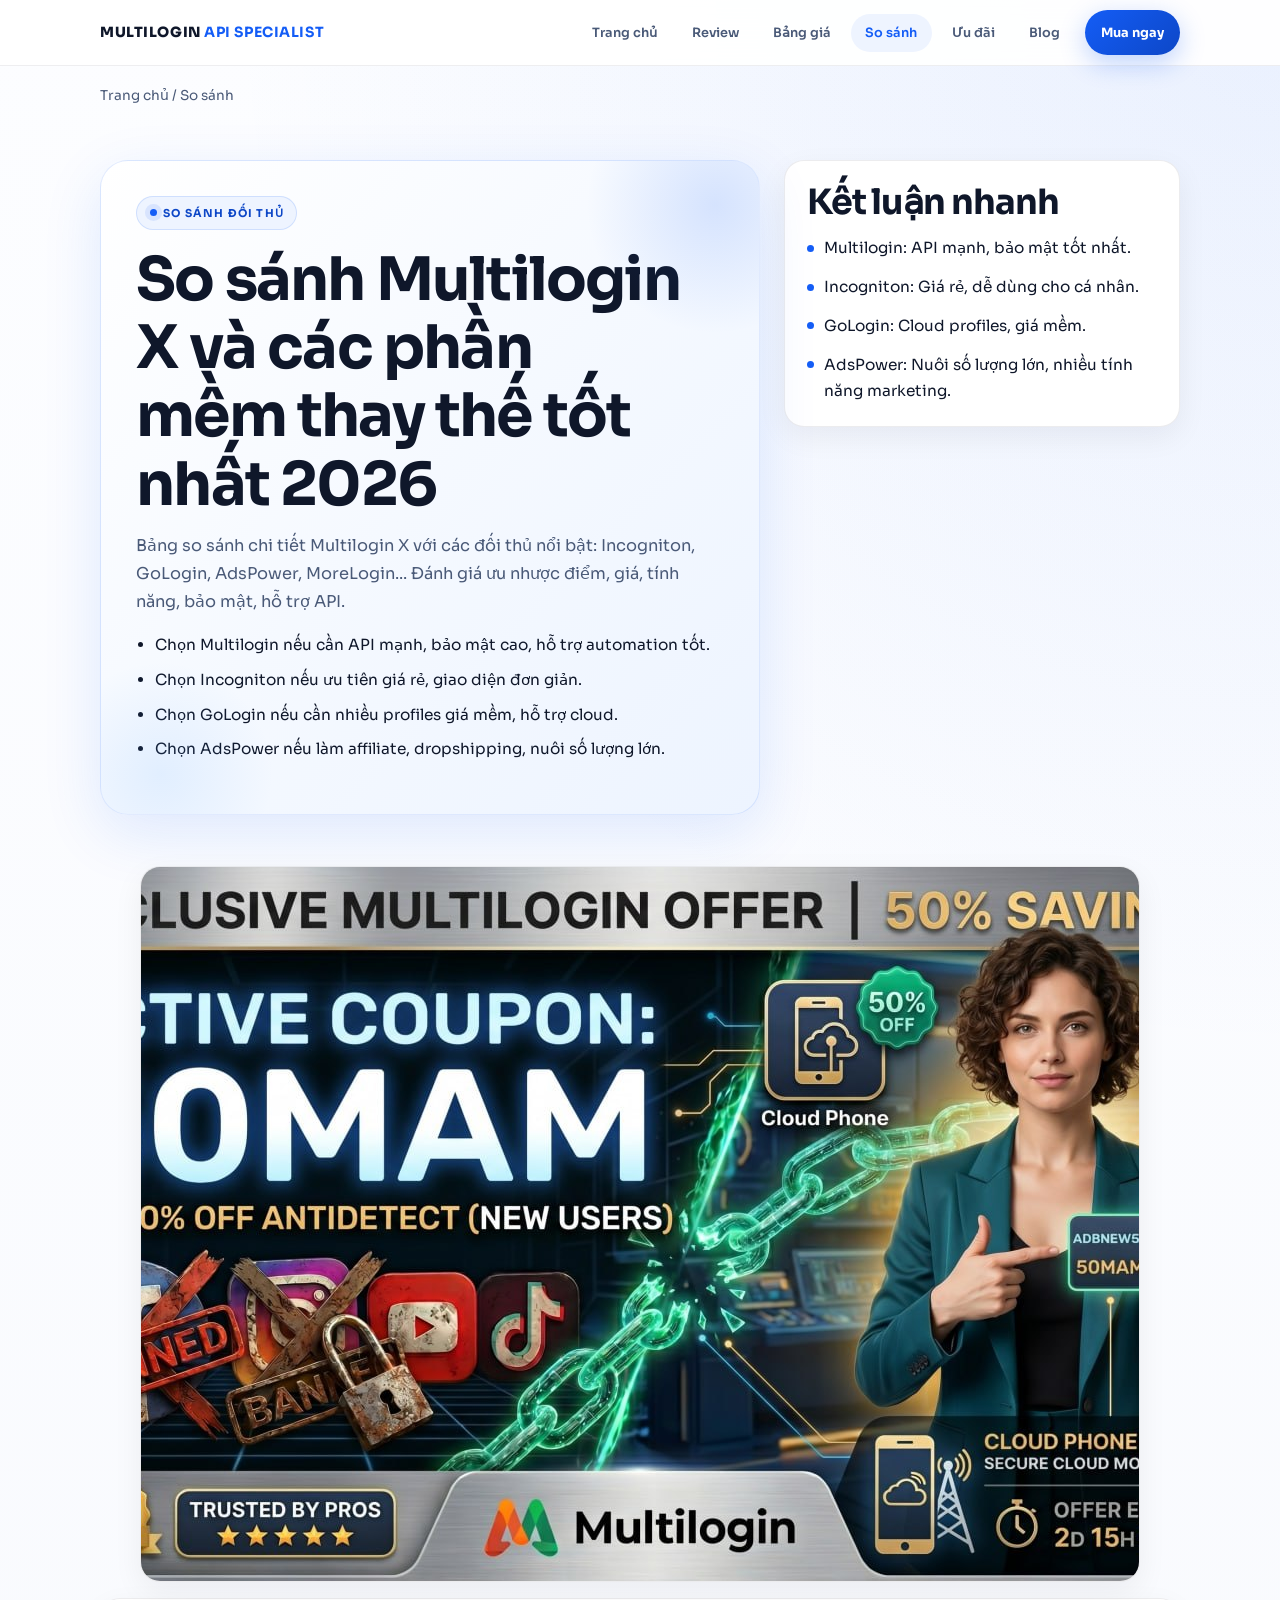
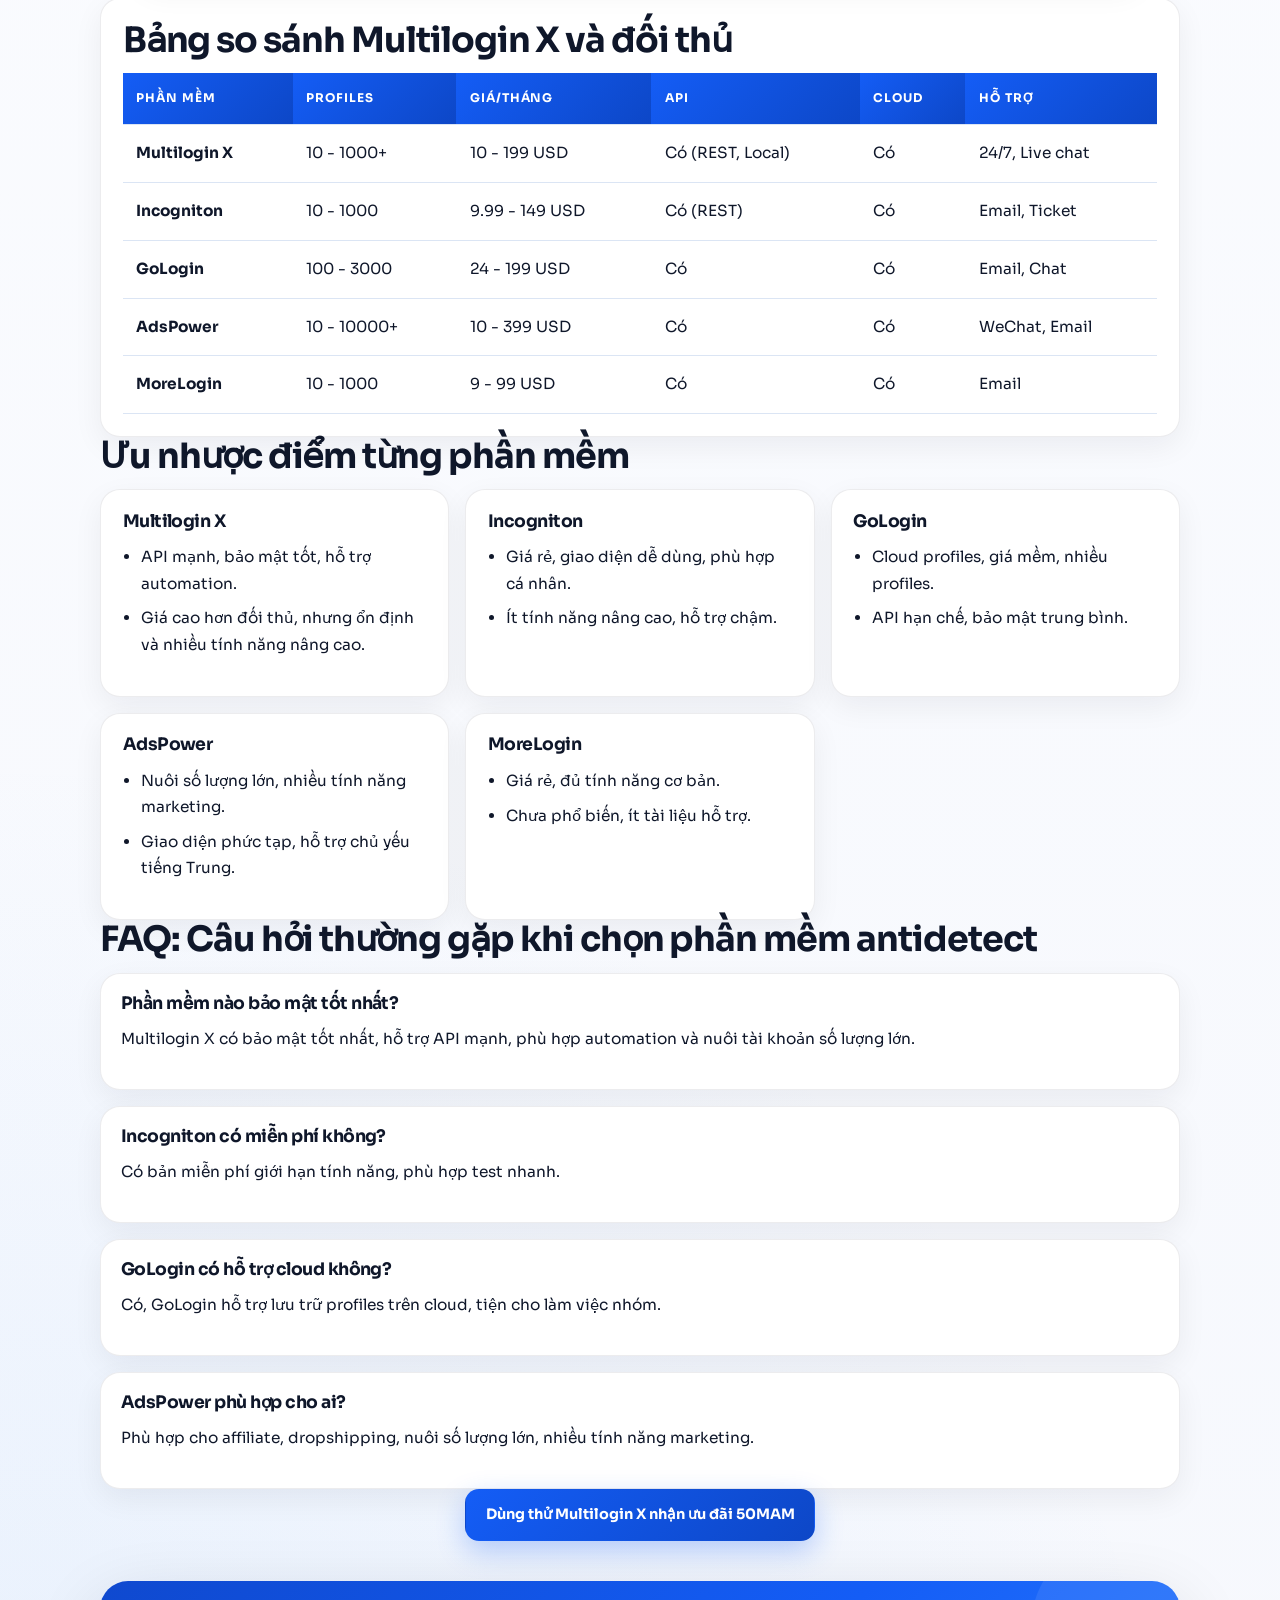
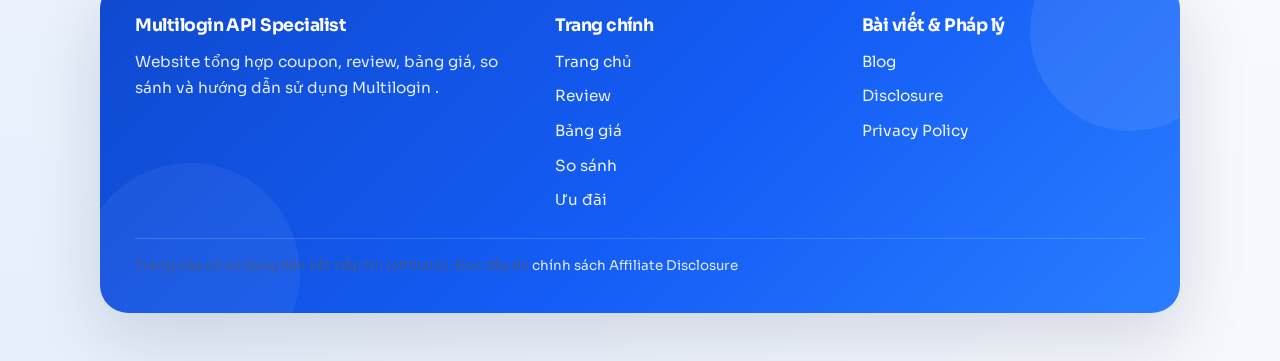
<file: alternatives/index.html>
<!DOCTYPE html>
<html lang="vi" data-root=".." data-page="alternatives">
<head>
  <meta charset="UTF-8" />
  <meta name="viewport" content="width=device-width, initial-scale=1.0" />
  <title>Top Alternatives cho   Multilogin  2026</title>
  <meta name="description" content="So sánh các lựa chọn thay thế tốt nhất cho   Multilogin  2026. Ưu nhược điểm, đối tượng phù hợp, bảng so sánh chi tiết." />
  <link rel="canonical" href="https://your-domain.com/alternatives/" />
  <meta name="robots" content="index, follow" />
  <meta name="author" content="Multilogin API Specialist" />
  <meta property="og:type" content="website" />
  <meta property="og:title" content="Top Alternatives cho   Multilogin  2026" />
  <meta property="og:description" content="So sánh các lựa chọn thay thế tốt nhất cho   Multilogin  2026. Ưu nhược điểm, đối tượng phù hợp, bảng so sánh chi tiết." />
  <meta property="og:url" content="https://your-domain.com/alternatives/" />
  <meta property="og:image" content="https://your-domain.com/assets/images/bypass-social-media-bans-multilogin.jpg" />
  <meta property="og:image:width" content="1200" />
  <meta property="og:image:height" content="630" />
  <meta property="og:site_name" content="Multilogin API Specialist" />
  <meta property="og:locale" content="vi_VN" />
  <meta name="twitter:card" content="summary_large_image" />
  <meta name="twitter:title" content="Top Alternatives cho   Multilogin  2026" />
  <meta name="twitter:description" content="So sánh các lựa chọn thay thế tốt nhất cho   Multilogin  2026. Ưu nhược điểm, đối tượng phù hợp, bảng so sánh chi tiết." />
  <meta name="twitter:image" content="https://your-domain.com/assets/images/bypass-social-media-bans-multilogin.jpg" />
  <link rel="preconnect" href="https://fonts.googleapis.com" />
  <link rel="preconnect" href="https://fonts.gstatic.com" crossorigin />
  <link rel="stylesheet" href="https://fonts.googleapis.com/css2?family=Sora:wght@400;500;600;700;800&family=DM+Mono:wght@400;500&display=swap" />
  <link rel="stylesheet" href="../assets/styles.css" />
  <script type="application/ld+json">
  {
    "@context": "https://schema.org",
    "@type": "BreadcrumbList",
    "itemListElement":  
      {"@type": "ListItem", "position": 1, "name": "Trang chủ", "item": "https://your-domain.com/"},
      {"@type": "ListItem", "position": 2, "name": "So sánh", "item": "https://your-domain.com/alternatives/"}
     
  }
  <!DOCTYPE html>
  <script defer src="../assets/site.js"></script>
</head>
<body>
  <div class="site-shell">
    <header class="site-header">
      <div class="wrap header-inner">
        <a class="brand" href="../index.html"><span>Multilogin <strong>API Specialist</strong></span></a>
        <button class="menu-toggle" type="button" aria-expanded="false" aria-controls="site-nav" aria-label="Toggle navigation">Menu</button>
        <div class="nav-row">
          <nav aria-label="Primary navigation">
            <ul class="nav-list" id="site-nav">
              <li><a href="../index.html">Trang chủ</a></li>
              <li><a href="../review/index.html">Review</a></li>
              <li><a href="../pricing/index.html">Bảng giá</a></li>
              <li><a href="../alternatives/index.html" class="active">So sánh</a></li>
              <li><a href="../offers/index.html">Ưu đãi</a></li>
              <li><a href="../blog/index.html">Blog</a></li>
            </ul>
          </nav>
          <a class="nav-cta" href="https://multilogin.com/multiple-accounting/create-multiple-reddit-account/?utm_source=MAM&utm_medium=partner&a_aid=MAM&a_bid=2a1c1464" target="_blank" rel="noopener noreferrer sponsored">Mua ngay</a>
        </div>
      </div>
    </header>
    <div class="wrap breadcrumbs">
      <a href="../index.html">Trang chủ</a> / So sánh
    </div>
    <main>
      <section class="hero">
        <div class="wrap hero-grid">
          <div>
            <span class="eyebrow">So sánh đối thủ</span>
            <h1>So sánh Multilogin X và các phần mềm thay thế tốt nhất 2026</h1>
            <p class="lede">Bảng so sánh chi tiết Multilogin X với các đối thủ nổi bật: Incogniton, GoLogin, AdsPower, MoreLogin... Đánh giá ưu nhược điểm, giá, tính năng, bảo mật, hỗ trợ API.</p>
            <ul>
              <li>Chọn Multilogin nếu cần API mạnh, bảo mật cao, hỗ trợ automation tốt.</li>
              <li>Chọn Incogniton nếu ưu tiên giá rẻ, giao diện đơn giản.</li>
              <li>Chọn GoLogin nếu cần nhiều profiles giá mềm, hỗ trợ cloud.</li>
              <li>Chọn AdsPower nếu làm affiliate, dropshipping, nuôi số lượng lớn.</li>
            </ul>
          </div>
          <aside class="panel">
            <h2>Kết luận nhanh</h2>
            <ul class="list-clean">
              <li>Multilogin: API mạnh, bảo mật tốt nhất.</li>
              <li>Incogniton: Giá rẻ, dễ dùng cho cá nhân.</li>
              <li>GoLogin: Cloud profiles, giá mềm.</li>
              <li>AdsPower: Nuôi số lượng lớn, nhiều tính năng marketing.</li>
            </ul>
          </aside>
        </div>
      </section>
      <section>
        <div class="wrap media-grid two-up">
          <figure class="media-card">
            <img src="../assets/images/bypass-social-media-bans-multilogin.jpg" alt="Multilogin X API - Bypass Social Media Bans, Cloud Phone, Coupon 50MAM" width="1280" height="714" loading="lazy" decoding="async" />
            <figcaption>Multilogin X API - Bypass Social Media Bans, Cloud Phone, Coupon 50MAM</figcaption>
          </figure>
        </div>
      </section>
      <section>
        <div class="wrap table-wrap">
          <h2>Bảng so sánh Multilogin X và đối thủ</h2>
          <table class="table">
            <thead>
              <tr>
                <th>Phần mềm</th>
                <th>Profiles</th>
                <th>Giá/tháng</th>
                <th>API</th>
                <th>Cloud</th>
                <th>Hỗ trợ</th>
              </tr>
            </thead>
            <tbody>
              <tr>
                <td>Multilogin X</td>
                <td>10 - 1000+</td>
                <td>10 - 199 USD</td>
                <td>Có (REST, Local)</td>
                <td>Có</td>
                <td>24/7, Live chat</td>
              </tr>
              <tr>
                <td>Incogniton</td>
                <td>10 - 1000</td>
                <td>9.99 - 149 USD</td>
                <td>Có (REST)</td>
                <td>Có</td>
                <td>Email, Ticket</td>
              </tr>
              <tr>
                <td>GoLogin</td>
                <td>100 - 3000</td>
                <td>24 - 199 USD</td>
                <td>Có</td>
                <td>Có</td>
                <td>Email, Chat</td>
              </tr>
              <tr>
                <td>AdsPower</td>
                <td>10 - 10000+</td>
                <td>10 - 399 USD</td>
                <td>Có</td>
                <td>Có</td>
                <td>WeChat, Email</td>
              </tr>
              <tr>
                <td>MoreLogin</td>
                <td>10 - 1000</td>
                <td>9 - 99 USD</td>
                <td>Có</td>
                <td>Có</td>
                <td>Email</td>
              </tr>
            </tbody>
          </table>
        </div>
      </section>
      <section>
        <div class="wrap">
          <h2>Ưu nhược điểm từng phần mềm</h2>
          <div class="cards-3">
            <article class="card">
              <h3>Multilogin X</h3>
              <ul>
                <li>API mạnh, bảo mật tốt, hỗ trợ automation.</li>
                <li>Giá cao hơn đối thủ, nhưng ổn định và nhiều tính năng nâng cao.</li>
              </ul>
            </article>
            <article class="card">
              <h3>Incogniton</h3>
              <ul>
                <li>Giá rẻ, giao diện dễ dùng, phù hợp cá nhân.</li>
                <li>Ít tính năng nâng cao, hỗ trợ chậm.</li>
              </ul>
            </article>
            <article class="card">
              <h3>GoLogin</h3>
              <ul>
                <li>Cloud profiles, giá mềm, nhiều profiles.</li>
                <li>API hạn chế, bảo mật trung bình.</li>
              </ul>
            </article>
            <article class="card">
              <h3>AdsPower</h3>
              <ul>
                <li>Nuôi số lượng lớn, nhiều tính năng marketing.</li>
                <li>Giao diện phức tạp, hỗ trợ chủ yếu tiếng Trung.</li>
              </ul>
            </article>
            <article class="card">
              <h3>MoreLogin</h3>
              <ul>
                <li>Giá rẻ, đủ tính năng cơ bản.</li>
                <li>Chưa phổ biến, ít tài liệu hỗ trợ.</li>
              </ul>
            </article>
          </div>
        </div>
      </section>
      <section>
        <div class="wrap">
          <h2>FAQ: Câu hỏi thường gặp khi chọn phần mềm antidetect</h2>
          <div class="faq-list">
            <article class="faq-item">
              <h3>Phần mềm nào bảo mật tốt nhất?</h3>
              <p>Multilogin X có bảo mật tốt nhất, hỗ trợ API mạnh, phù hợp automation và nuôi tài khoản số lượng lớn.</p>
            </article>
            <article class="faq-item">
              <h3>Incogniton có miễn phí không?</h3>
              <p>Có bản miễn phí giới hạn tính năng, phù hợp test nhanh.</p>
            </article>
            <article class="faq-item">
              <h3>GoLogin có hỗ trợ cloud không?</h3>
              <p>Có, GoLogin hỗ trợ lưu trữ profiles trên cloud, tiện cho làm việc nhóm.</p>
            </article>
            <article class="faq-item">
              <h3>AdsPower phù hợp cho ai?</h3>
              <p>Phù hợp cho affiliate, dropshipping, nuôi số lượng lớn, nhiều tính năng marketing.</p>
            </article>
          </div>
        </div>
      </section>
      <section>
        <div class="wrap" style="text-align:center">
          <a class="button-link" href="https://multilogin.com/multiple-accounting/create-multiple-reddit-account/?utm_source=MAM&utm_medium=partner&a_aid=MAM&a_bid=2a1c1464" target="_blank" rel="noopener noreferrer sponsored">Dùng thử Multilogin X nhận ưu đãi 50MAM</a>
        </div>
      </section>
    </main>
    <footer class="site-footer">
      <div class="wrap footer-panel">
        <div class="footer-grid">
          <div>
            <h3>Multilogin API Specialist</h3>
            <p>Website tổng hợp coupon, review, bảng giá, so sánh và hướng dẫn sử dụng   Multilogin .</p>
          </div>
          <div>
            <h3>Trang chính</h3>
            <ul class="footer-links">
              <li><a href="../index.html">Trang chủ</a></li>
              <li><a href="../review/index.html">Review</a></li>
              <li><a href="../pricing/index.html">Bảng giá</a></li>
              <li><a href="../alternatives/index.html">So sánh</a></li>
              <li><a href="../offers/index.html">Ưu đãi</a></li>
            </ul>
          </div>
          <div>
            <h3>Bài viết & Pháp lý</h3>
            <ul class="footer-links">
              <li><a href="../blog/index.html">Blog</a></li>
              <li><a href="../disclosure/index.html">Disclosure</a></li>
              <li><a href="../privacy/index.html">Privacy Policy</a></li>
            </ul>
          </div>
        </div>
        <div class="footer-note">
           <span class="muted small">Trang này có sử dụng liên kết tiếp thị (affiliate). Đọc đầy đủ <a href="../disclosure/index.html">chính sách Affiliate Disclosure</a>.</span>
        </div>
      </div>
    </footer>
  </div>
</body>
</html>
</file>
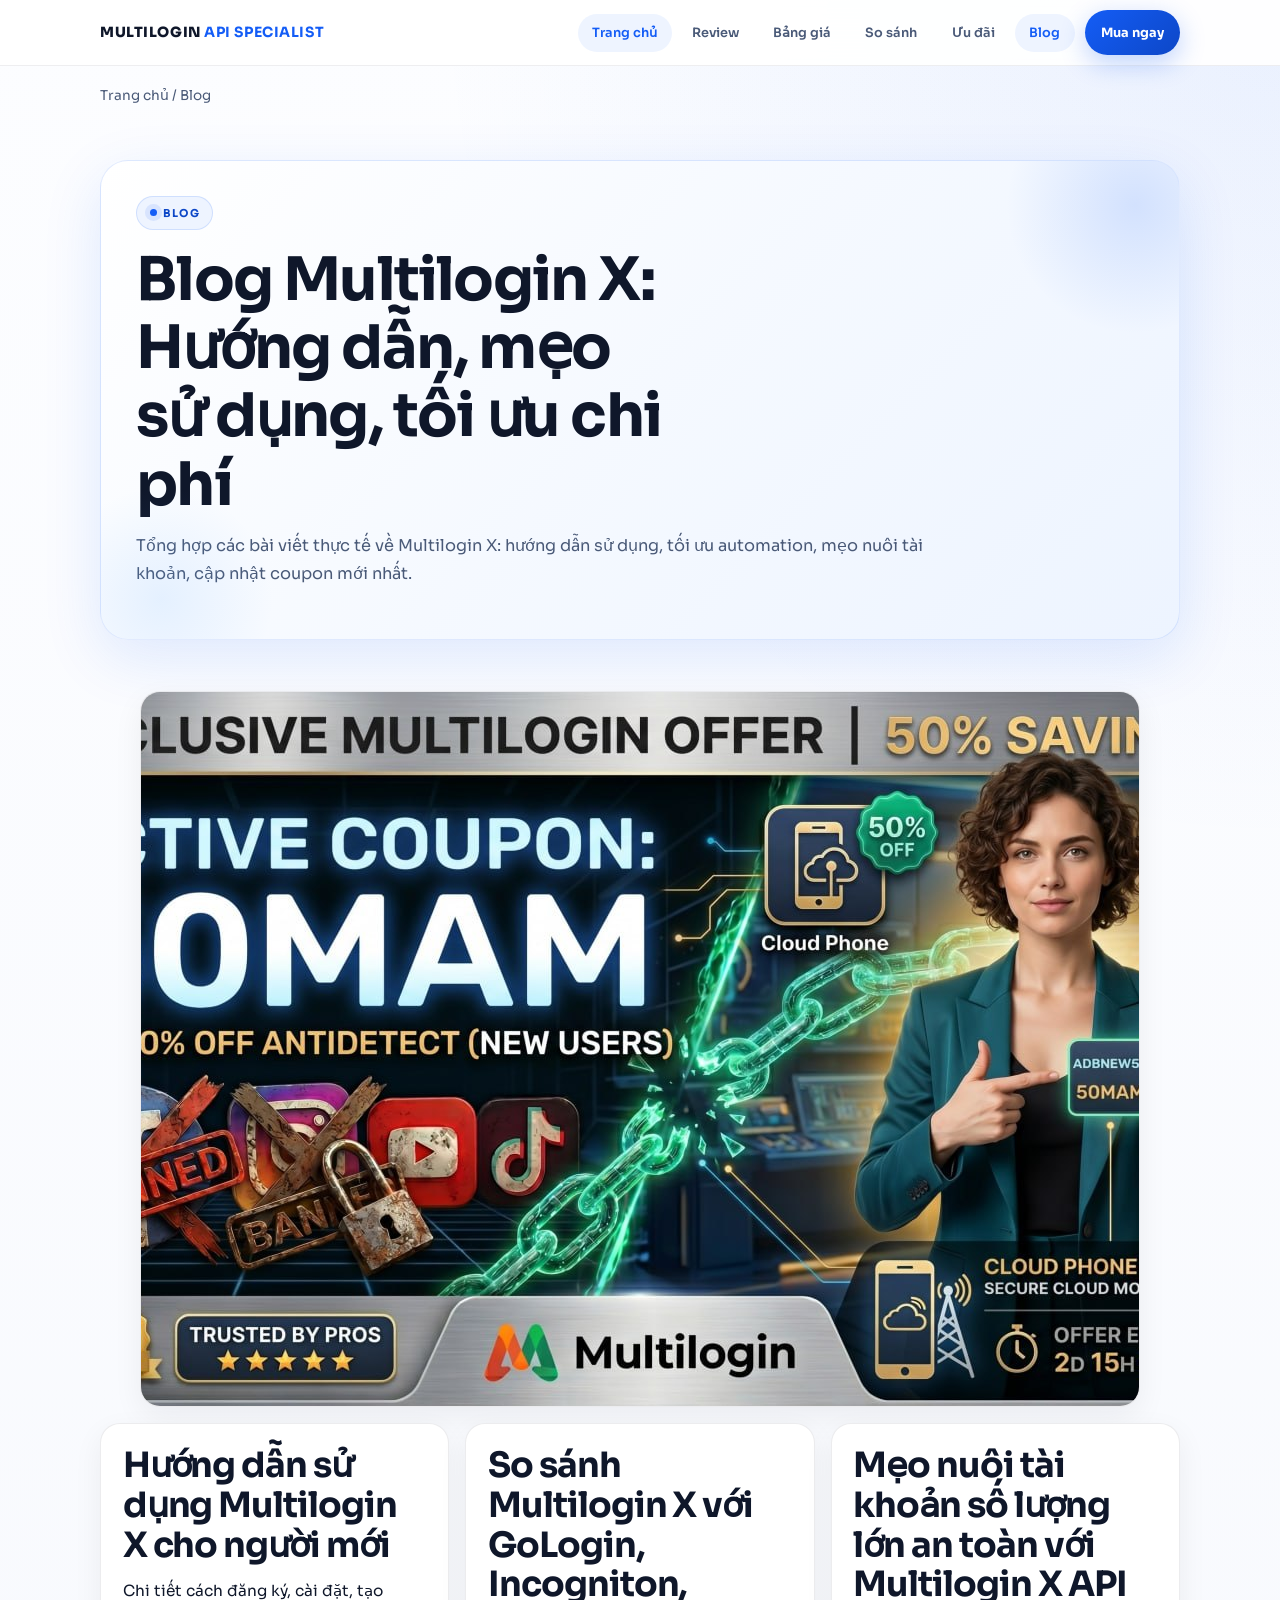
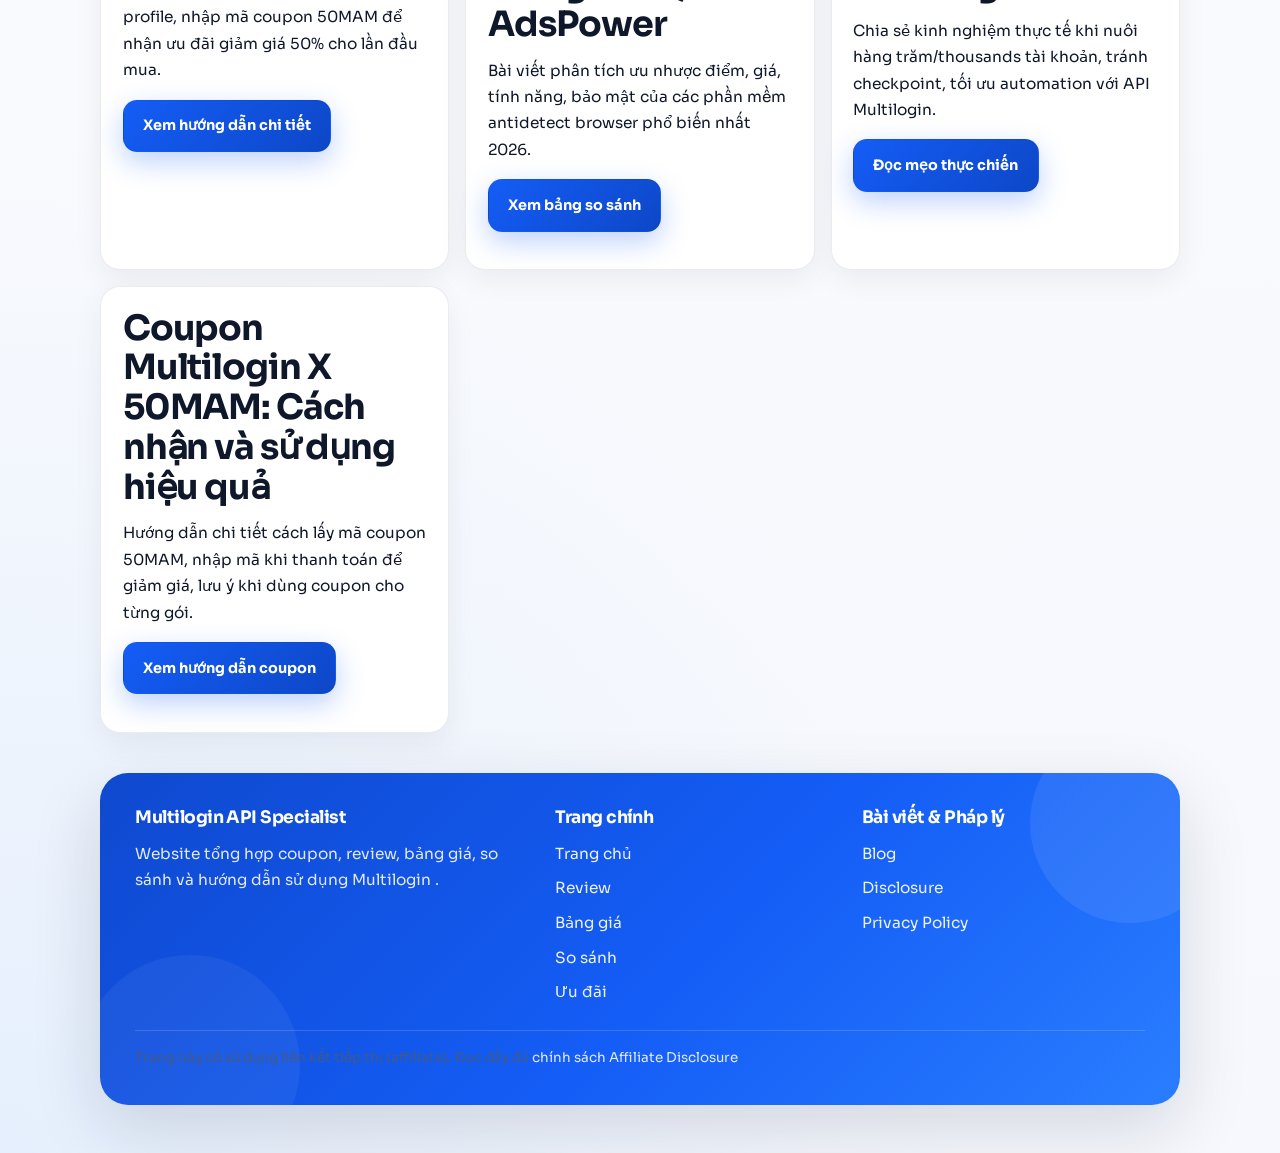
<file: blog/index.html>
<!DOCTYPE html>
<html lang="vi" data-root=".." data-page="blog">
<head>
  <meta charset="UTF-8" />
  <meta name="viewport" content="width=device-width, initial-scale=1.0" />
  <title>Blog   Multilogin : Hướng dẫn & Tutorial</title>
  <meta name="description" content="Tổng hợp hướng dẫn, tutorial, mẹo sử dụng   Multilogin  hiệu quả. Blog cập nhật mới nhất." />
  <link rel="canonical" href="https://your-domain.com/blog/" />
  <meta name="robots" content="index, follow" />
  <meta name="author" content="Multilogin API Specialist" />
  <meta property="og:type" content="website" />
  <meta property="og:title" content="Blog   Multilogin : Hướng dẫn & Tutorial" />
  <meta property="og:description" content="Tổng hợp hướng dẫn, tutorial, mẹo sử dụng   Multilogin  hiệu quả. Blog cập nhật mới nhất." />
  <meta property="og:url" content="https://your-domain.com/blog/" />
  <meta property="og:image" content="https://your-domain.com/assets/images/bypass-social-media-bans-multilogin.jpg" />
  <meta property="og:image:width" content="1200" />
  <meta property="og:image:height" content="630" />
  <meta property="og:site_name" content="Multilogin API Specialist" />
  <meta property="og:locale" content="vi_VN" />
  <meta name="twitter:card" content="summary_large_image" />
  <meta name="twitter:title" content="Blog   Multilogin : Hướng dẫn & Tutorial" />
  <meta name="twitter:description" content="Tổng hợp hướng dẫn, tutorial, mẹo sử dụng   Multilogin  hiệu quả. Blog cập nhật mới nhất." />
  <meta name="twitter:image" content="https://your-domain.com/assets/images/bypass-social-media-bans-multilogin.jpg" />
  <link rel="preconnect" href="https://fonts.googleapis.com" />
  <link rel="preconnect" href="https://fonts.gstatic.com" crossorigin />
  <link rel="stylesheet" href="https://fonts.googleapis.com/css2?family=Sora:wght@400;500;600;700;800&family=DM+Mono:wght@400;500&display=swap" />
  <link rel="stylesheet" href="../assets/styles.css" />
  <script type="application/ld+json">
  {
    "@context": "https://schema.org",
    "@type": "BreadcrumbList",
    "itemListElement":  
      {"@type": "ListItem", "position": 1, "name": "Trang chủ", "item": "https://your-domain.com/"},
      {"@type": "ListItem", "position": 2, "name": "Blog", "item": "https://your-domain.com/blog/"}
     
  }
  </script>
  <script defer src="../assets/site.js"></script>
</head>
<body>
  <div class="site-shell">
    <header class="site-header">
      <div class="wrap header-inner">
        <a class="brand" href="../index.html"><span>Multilogin <strong>API Specialist</strong></span></a>
        <button class="menu-toggle" type="button" aria-expanded="false" aria-controls="site-nav" aria-label="Toggle navigation">Menu</button>
        <div class="nav-row">
          <nav aria-label="Primary navigation">
            <ul class="nav-list" id="site-nav">
              <li><a href="../index.html">Trang chủ</a></li>
              <li><a href="../review/index.html">Review</a></li>
              <li><a href="../pricing/index.html">Bảng giá</a></li>
              <li><a href="../alternatives/index.html">So sánh</a></li>
              <li><a href="../offers/index.html">Ưu đãi</a></li>
              <li><a href="../blog/index.html" class="active">Blog</a></li>
            </ul>
          </nav>
          <a class="nav-cta" href="https://multilogin.com/multiple-accounting/create-multiple-reddit-account/?utm_source=MAM&utm_medium=partner&a_aid=MAM&a_bid=2a1c1464" target="_blank" rel="noopener noreferrer sponsored">Mua ngay</a>
        </div>
      </div>
    </header>
    <div class="wrap breadcrumbs">
      <a href="../index.html">Trang chủ</a> / Blog
    </div>
    <main>
      <section class="hero">
        <div class="wrap">
          <span class="eyebrow">Blog</span>
          <h1>Blog Multilogin X: Hướng dẫn, mẹo sử dụng, tối ưu chi phí</h1>
          <p class="lede">Tổng hợp các bài viết thực tế về Multilogin X: hướng dẫn sử dụng, tối ưu automation, mẹo nuôi tài khoản, cập nhật coupon mới nhất.</p>
        </div>
      </section>
      <section>
        <div class="wrap media-grid two-up">
          <figure class="media-card">
            <img src="../assets/images/bypass-social-media-bans-multilogin.jpg" alt="Multilogin X API - Bypass Social Media Bans, Cloud Phone, Coupon 50MAM" width="1280" height="714" loading="lazy" decoding="async" />
            <figcaption>Multilogin X API - Bypass Social Media Bans, Cloud Phone, Coupon 50MAM</figcaption>
          </figure>
        </div>
      </section>
      <section>
        <div class="wrap blog-grid">
          <article class="card">
            <h2>Hướng dẫn sử dụng Multilogin X cho người mới</h2>
            <p>Chi tiết cách đăng ký, cài đặt, tạo profile, nhập mã coupon 50MAM để nhận ưu đãi giảm giá 50% cho lần đầu mua.</p>
            <p><a class="button-link" href="./setup-guide/index.html">Xem hướng dẫn chi tiết</a></p>
          </article>
          <article class="card">
            <h2>So sánh Multilogin X với GoLogin, Incogniton, AdsPower</h2>
            <p>Bài viết phân tích ưu nhược điểm, giá, tính năng, bảo mật của các phần mềm antidetect browser phổ biến nhất 2026.</p>
            <p><a class="button-link" href="../alternatives/index.html">Xem bảng so sánh</a></p>
          </article>
          <article class="card">
            <h2>Mẹo nuôi tài khoản số lượng lớn an toàn với Multilogin X API</h2>
            <p>Chia sẻ kinh nghiệm thực tế khi nuôi hàng trăm/thousands tài khoản, tránh checkpoint, tối ưu automation với API Multilogin.</p>
            <p><a class="button-link" href="./use-cases-guide/index.html">Đọc mẹo thực chiến</a></p>
          </article>
          <article class="card">
            <h2>Coupon Multilogin X 50MAM: Cách nhận và sử dụng hiệu quả</h2>
            <p>Hướng dẫn chi tiết cách lấy mã coupon 50MAM, nhập mã khi thanh toán để giảm giá, lưu ý khi dùng coupon cho từng gói.</p>
            <p><a class="button-link" href="./coupon-guide/index.html">Xem hướng dẫn coupon</a></p>
          </article>
        </div>
      </section>
    </main>
    <footer class="site-footer">
      <div class="wrap footer-panel">
        <div class="footer-grid">
          <div>
            <h3>Multilogin API Specialist</h3>
            <p>Website tổng hợp coupon, review, bảng giá, so sánh và hướng dẫn sử dụng   Multilogin .</p>
          </div>
          <div>
            <h3>Trang chính</h3>
            <ul class="footer-links">
              <li><a href="../index.html">Trang chủ</a></li>
              <li><a href="../review/index.html">Review</a></li>
              <li><a href="../pricing/index.html">Bảng giá</a></li>
              <li><a href="../alternatives/index.html">So sánh</a></li>
              <li><a href="../offers/index.html">Ưu đãi</a></li>
            </ul>
          </div>
          <div>
            <h3>Bài viết & Pháp lý</h3>
            <ul class="footer-links">
              <li><a href="../blog/index.html">Blog</a></li>
              <li><a href="../disclosure/index.html">Disclosure</a></li>
              <li><a href="../privacy/index.html">Privacy Policy</a></li>
            </ul>
          </div>
        </div>
        <div class="footer-note">
           <span class="muted small">Trang này có sử dụng liên kết tiếp thị (affiliate). Đọc đầy đủ <a href="../disclosure/index.html">chính sách Affiliate Disclosure</a>.</span>
        </div>
      </div>
    </footer>
  <!DOCTYPE html>
</body>
</html>
</file>
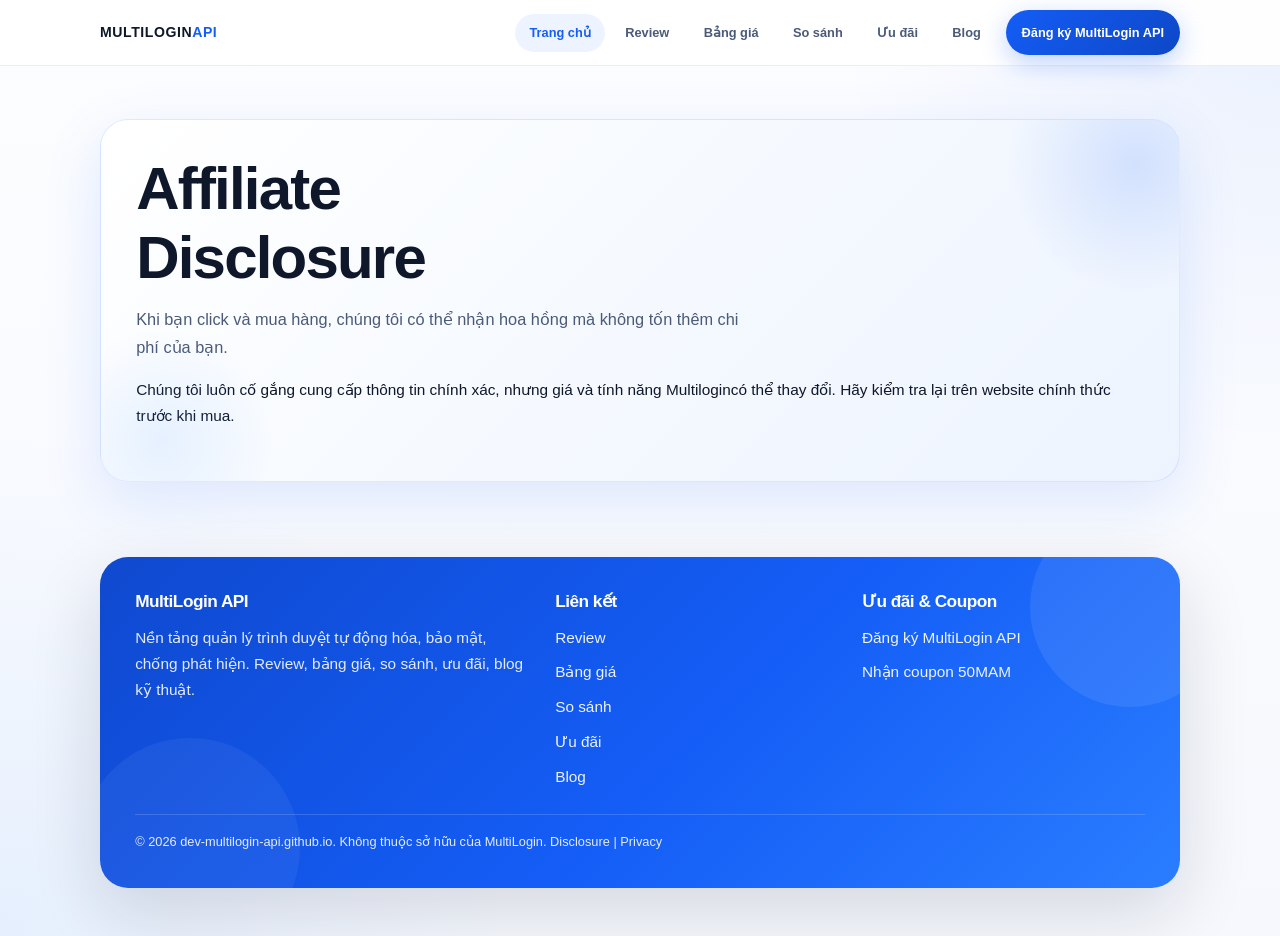
<file: disclosure/index.html>
<!DOCTYPE html>
<html lang="vi">
<head>
  <meta charset="UTF-8">
  <meta name="viewport" content="width=device-width, initial-scale=1.0">
  <title>Affiliate Disclosure — MultiLogin API</title>
  <meta name="description" content=" Khi bạn click và mua hàng, chúng tôi có thể nhận hoa hồng mà không tốn thêm chi phí của bạn.">
  <link rel="canonical" href="https://dev-multilogin-api.github.io/disclosure/">
  <meta name="robots" content="index, follow">
  <meta name="author" content="dev-multilogin-api.github.io">
  <meta property="og:type" content="website">
  <meta property="og:title" content="Affiliate Disclosure — MultiLogin API">
  <meta property="og:description" content=" Khi bạn click và mua hàng, chúng tôi có thể nhận hoa hồng mà không tốn thêm chi phí của bạn.">
  <meta property="og:url" content="https://dev-multilogin-api.github.io/disclosure/">
  <meta property="og:site_name" content="MultiLogin API">
  <meta property="og:locale" content="vi_VN">
  <meta property="og:image" content="https://dev-multilogin-api.github.io/assets/images/multilogin-api-og.jpg">
  <meta name="twitter:card" content="summary_large_image">
  <meta name="twitter:title" content="Affiliate Disclosure — MultiLogin API">
  <meta name="twitter:description" content=" Khi bạn click và mua hàng, chúng tôi có thể nhận hoa hồng mà không tốn thêm chi phí của bạn.">
  <meta name="twitter:image" content="https://dev-multilogin-api.github.io/assets/images/multilogin-api-og.jpg">
  <link rel="icon" href="/assets/images/favicon.png">
  <link rel="stylesheet" href="/assets/styles.css">
  <script defer src="/assets/site.js"></script>
</head>
<body>
  <div class="site-shell">
    <header class="site-header">
      <div class="wrap header-inner">
        <a class="brand" href="/">MultiLogin<strong>API</strong></a>
        <button class="menu-toggle" aria-label="Mở menu" aria-expanded="false">Menu</button>
        <nav class="nav-row">
          <ul class="nav-list">
            <li><a href="/">Trang chủ</a></li>
            <li><a href="/review/">Review</a></li>
            <li><a href="/pricing/">Bảng giá</a></li>
            <li><a href="/alternatives/">So sánh</a></li>
            <li><a href="/offers/">Ưu đãi</a></li>
            <li><a href="/blog/">Blog</a></li>
          </ul>
          <a class="nav-cta" href="https://multilogin.com/multiple-accounting/create-multiple-reddit-account/?utm_source=MAM&utm_medium=partner&a_aid=MAM&a_bid=2a1c1464" target="_blank" rel="noopener noreferrer sponsored">Đăng ký MultiLogin API</a>
        </nav>
      </div>
    </header>
    <main>
      <section class="hero">
        <div class="wrap">
          <h1>Affiliate Disclosure</h1>
          <p class="lede"> Khi bạn click và mua hàng, chúng tôi có thể nhận hoa hồng mà không tốn thêm chi phí của bạn.</p>
          <p>Chúng tôi luôn cố gắng cung cấp thông tin chính xác, nhưng giá và tính năng  Multilogincó thể thay đổi. Hãy kiểm tra lại trên website chính thức trước khi mua.</p>
        </div>
      </section>
    </main>
    <footer class="site-footer">
      <div class="wrap footer-panel">
        <div class="footer-grid">
          <div>
            <h3>MultiLogin API</h3>
            <p>Nền tảng quản lý trình duyệt tự động hóa, bảo mật, chống phát hiện. Review, bảng giá, so sánh, ưu đãi, blog kỹ thuật.</p>
          </div>
          <div>
            <h3>Liên kết</h3>
            <ul class="footer-links">
              <li><a href="/review/">Review</a></li>
              <li><a href="/pricing/">Bảng giá</a></li>
              <li><a href="/alternatives/">So sánh</a></li>
              <li><a href="/offers/">Ưu đãi</a></li>
              <li><a href="/blog/">Blog</a></li>
            </ul>
          </div>
          <div>
            <h3>Ưu đãi & Coupon</h3>
            <ul class="footer-links">
              <li><a href="https://multilogin.com/multiple-accounting/create-multiple-reddit-account/?utm_source=MAM&utm_medium=partner&a_aid=MAM&a_bid=2a1c1464" target="_blank" rel="noopener noreferrer sponsored">Đăng ký MultiLogin API</a></li>
              <li><a href="/offers/">Nhận coupon 50MAM</a></li>
            </ul>
          </div>
        </div>
        <div class="footer-note">
          &copy; 2026 dev-multilogin-api.github.io. Không thuộc sở hữu của MultiLogin. <a href="/disclosure/">Disclosure</a> | <a href="/privacy/">Privacy</a>
        </div>
      </div>
    </footer>
  </div>
</body>
</html>
</file>
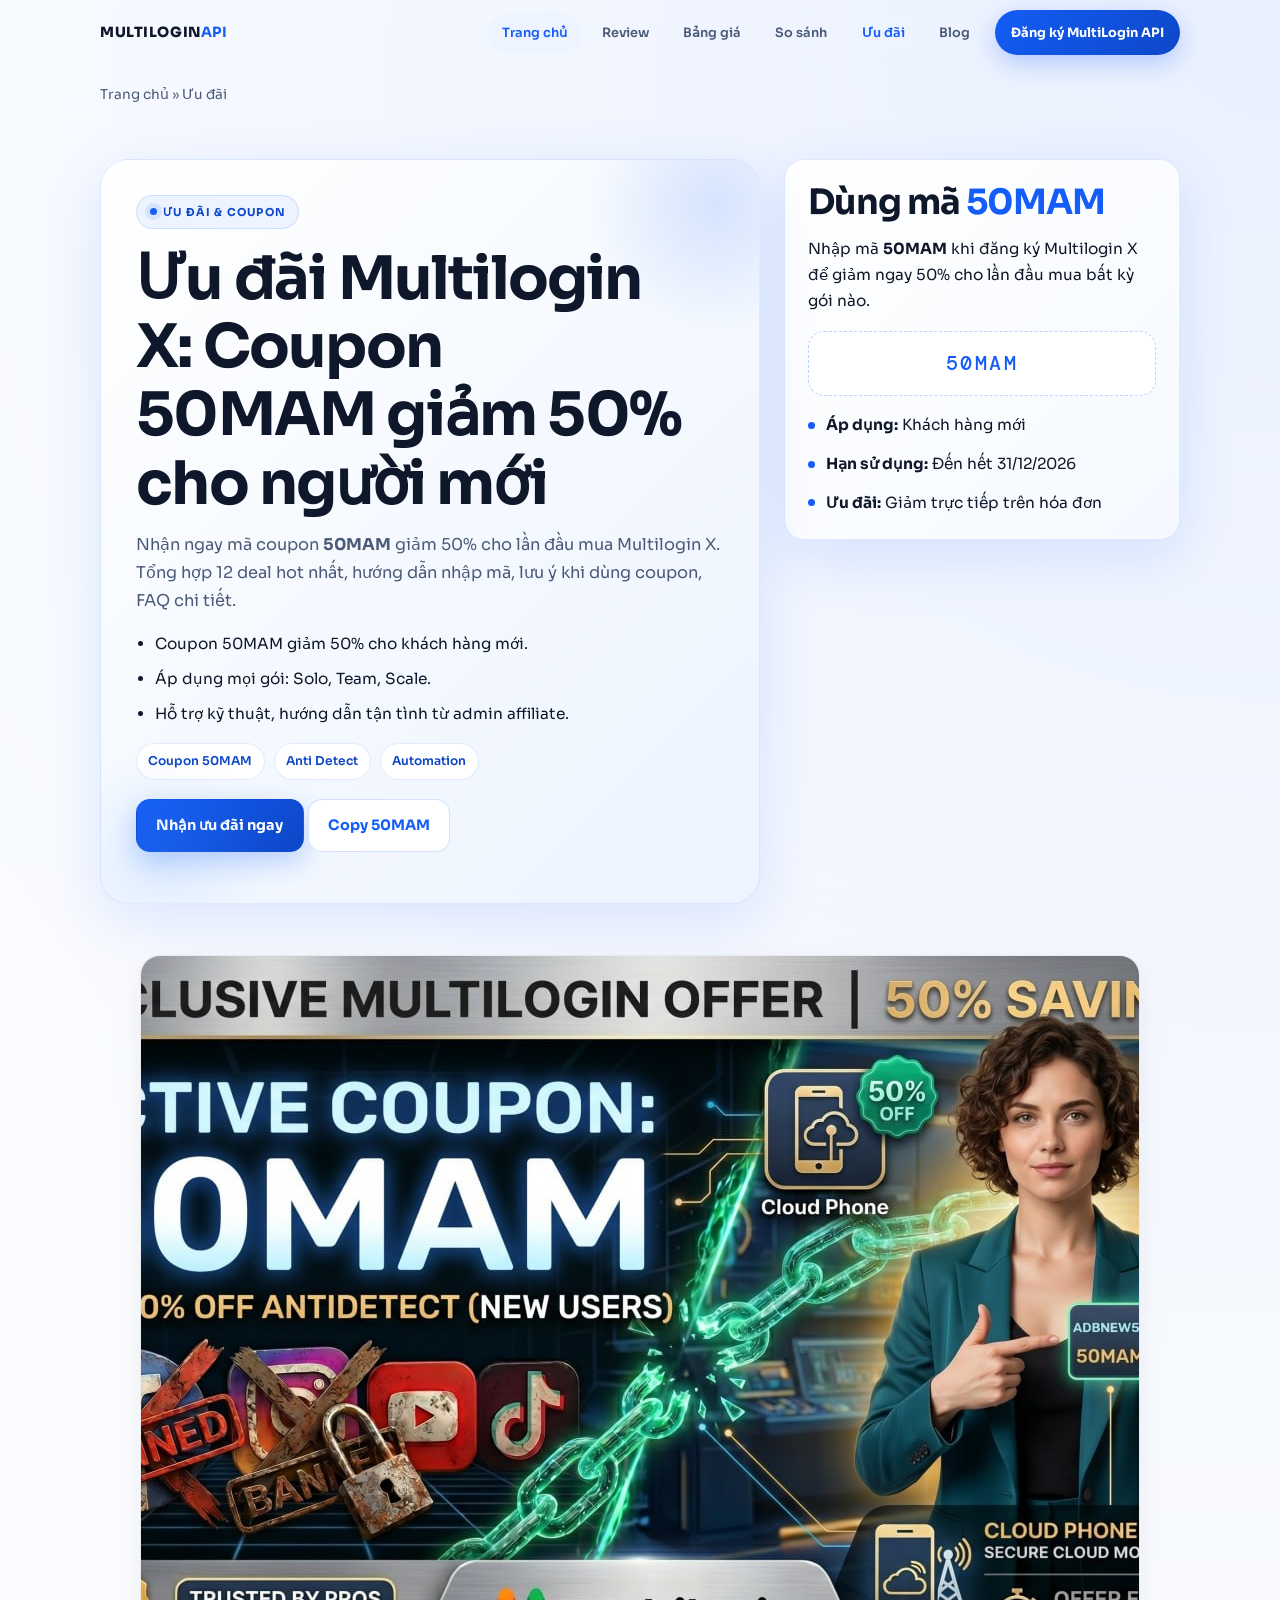
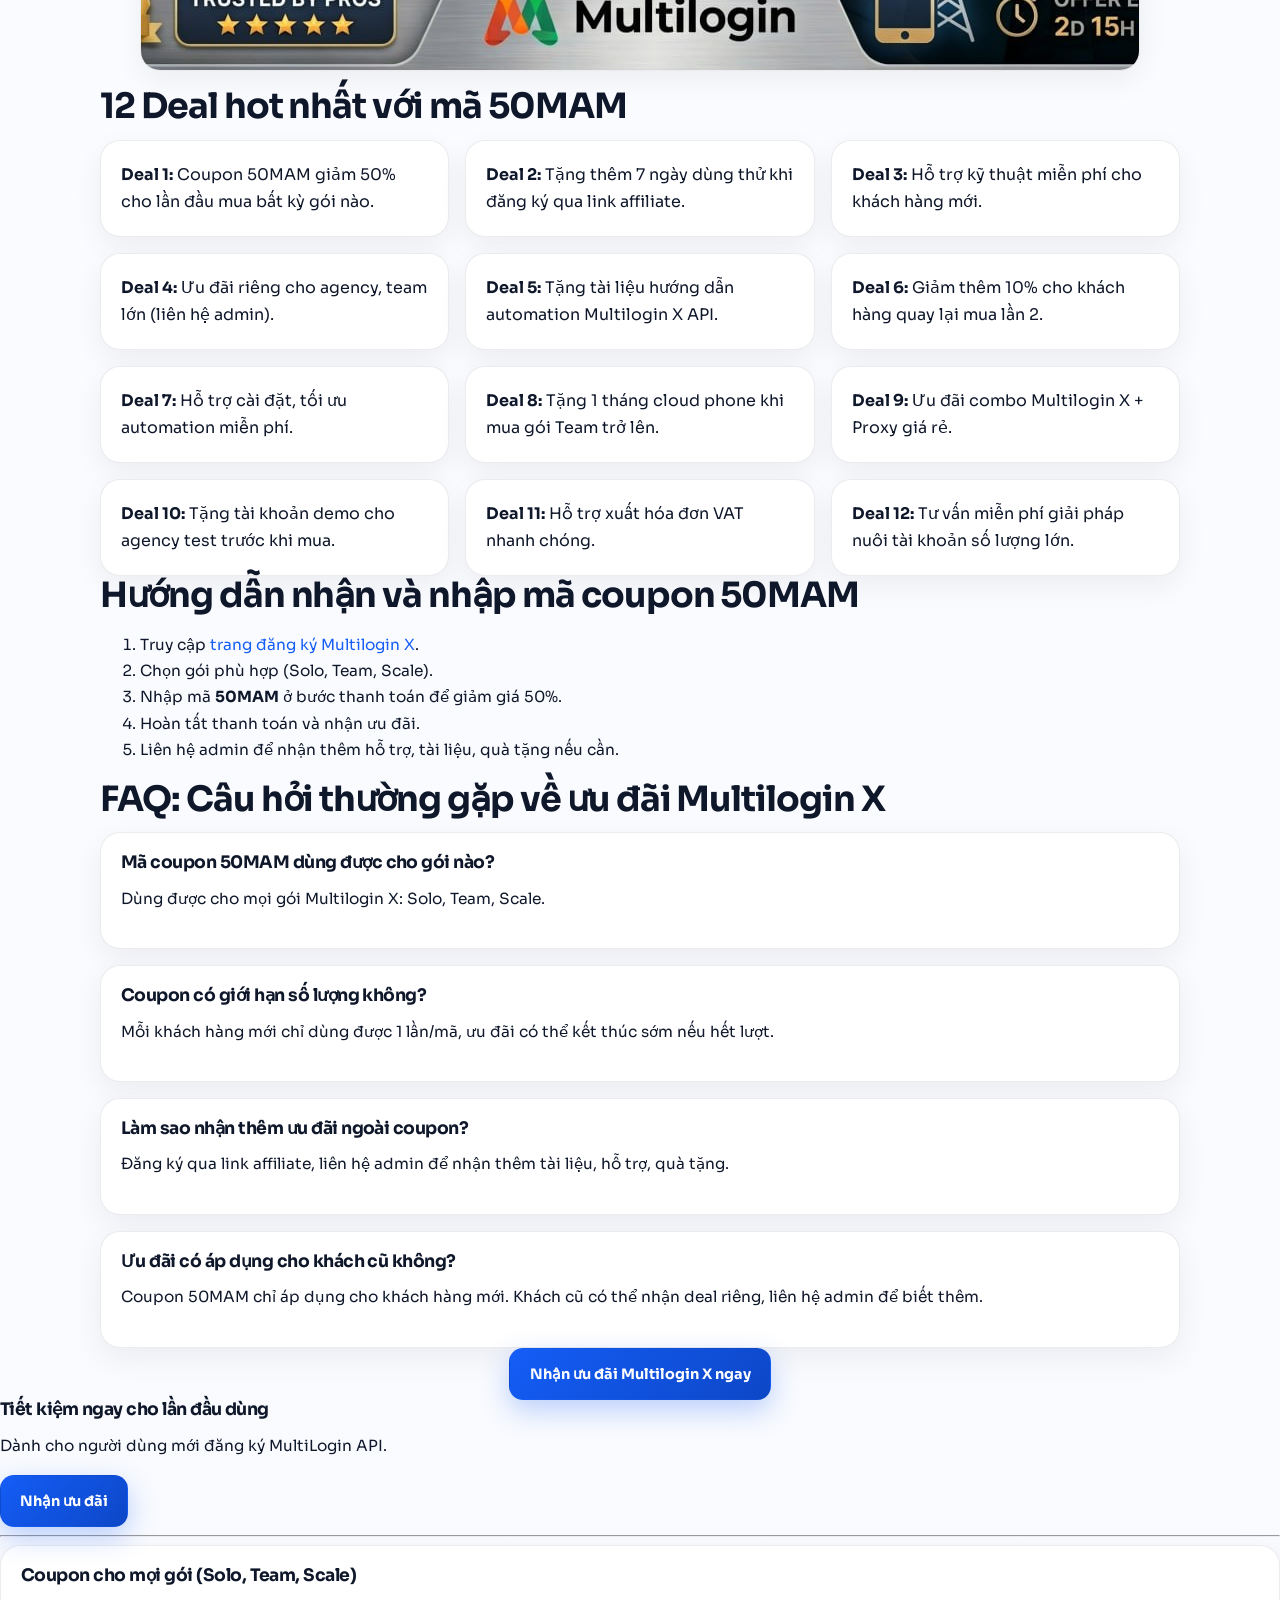
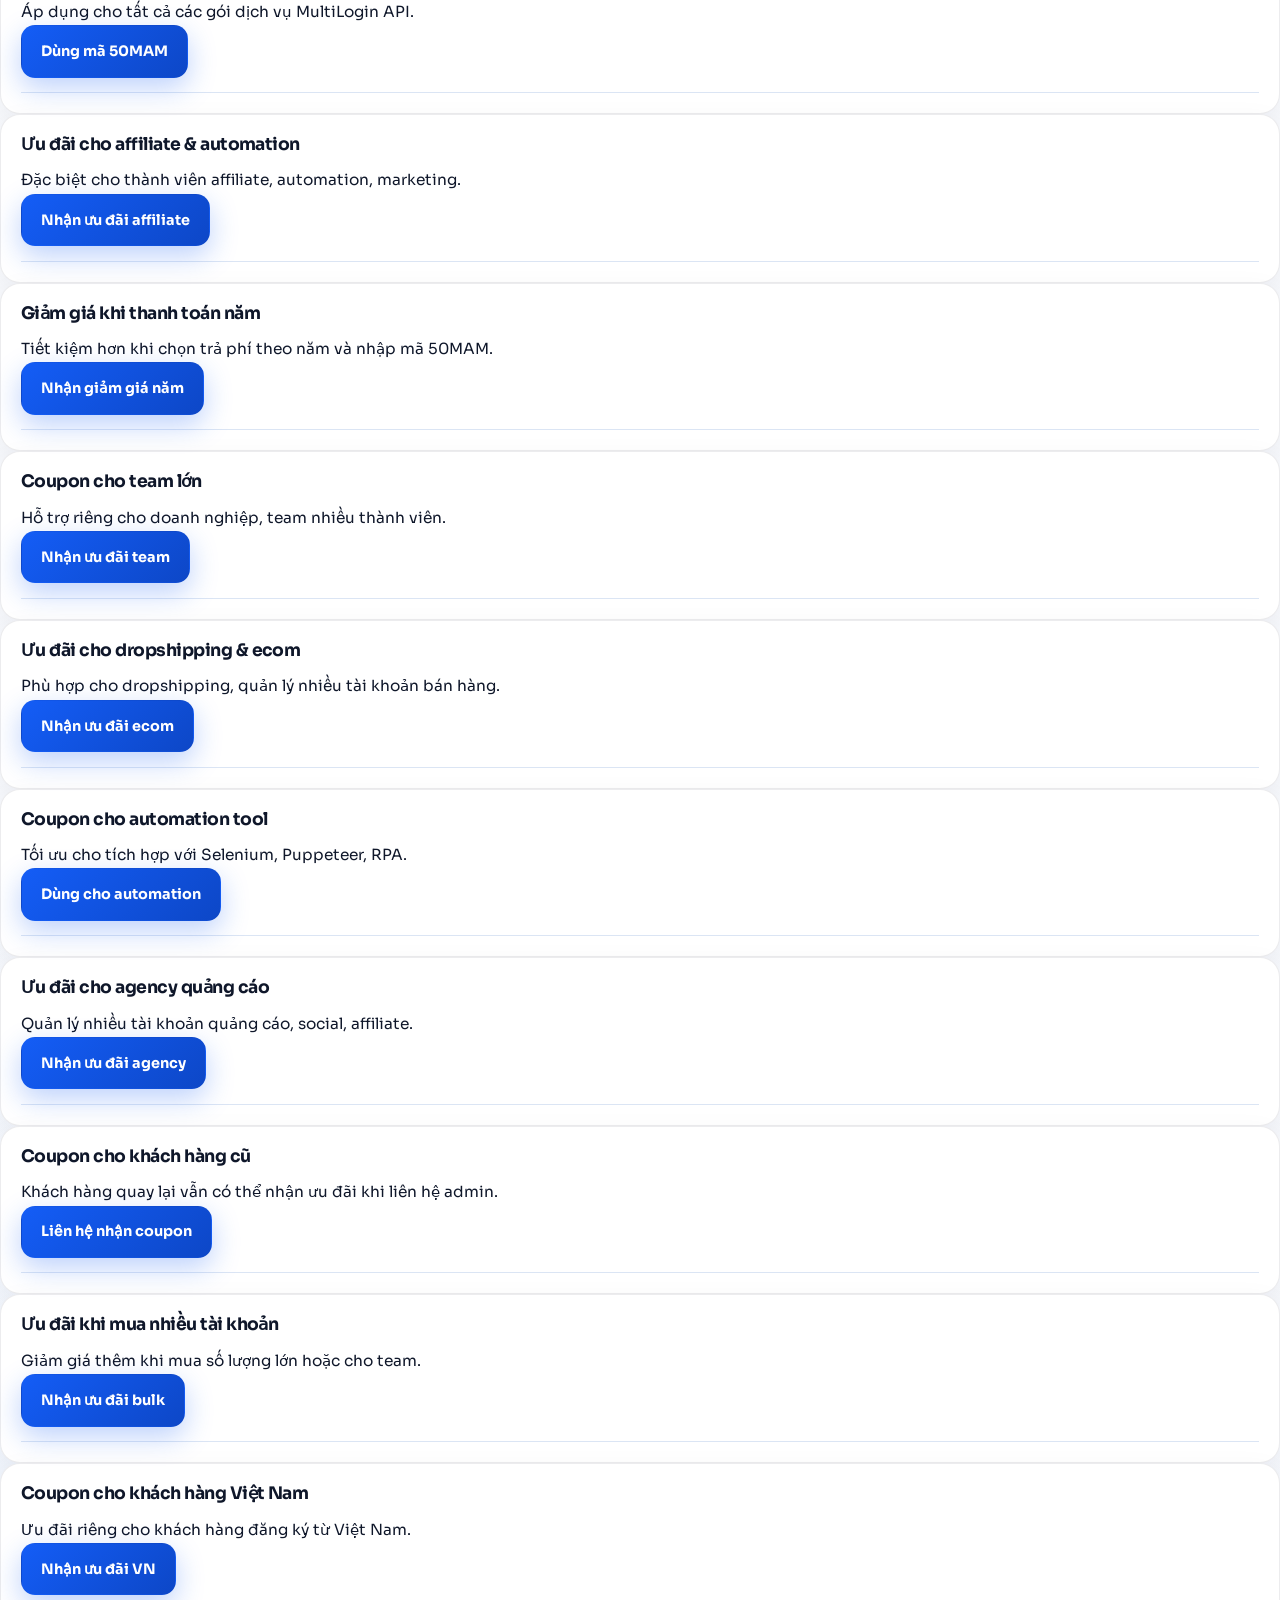
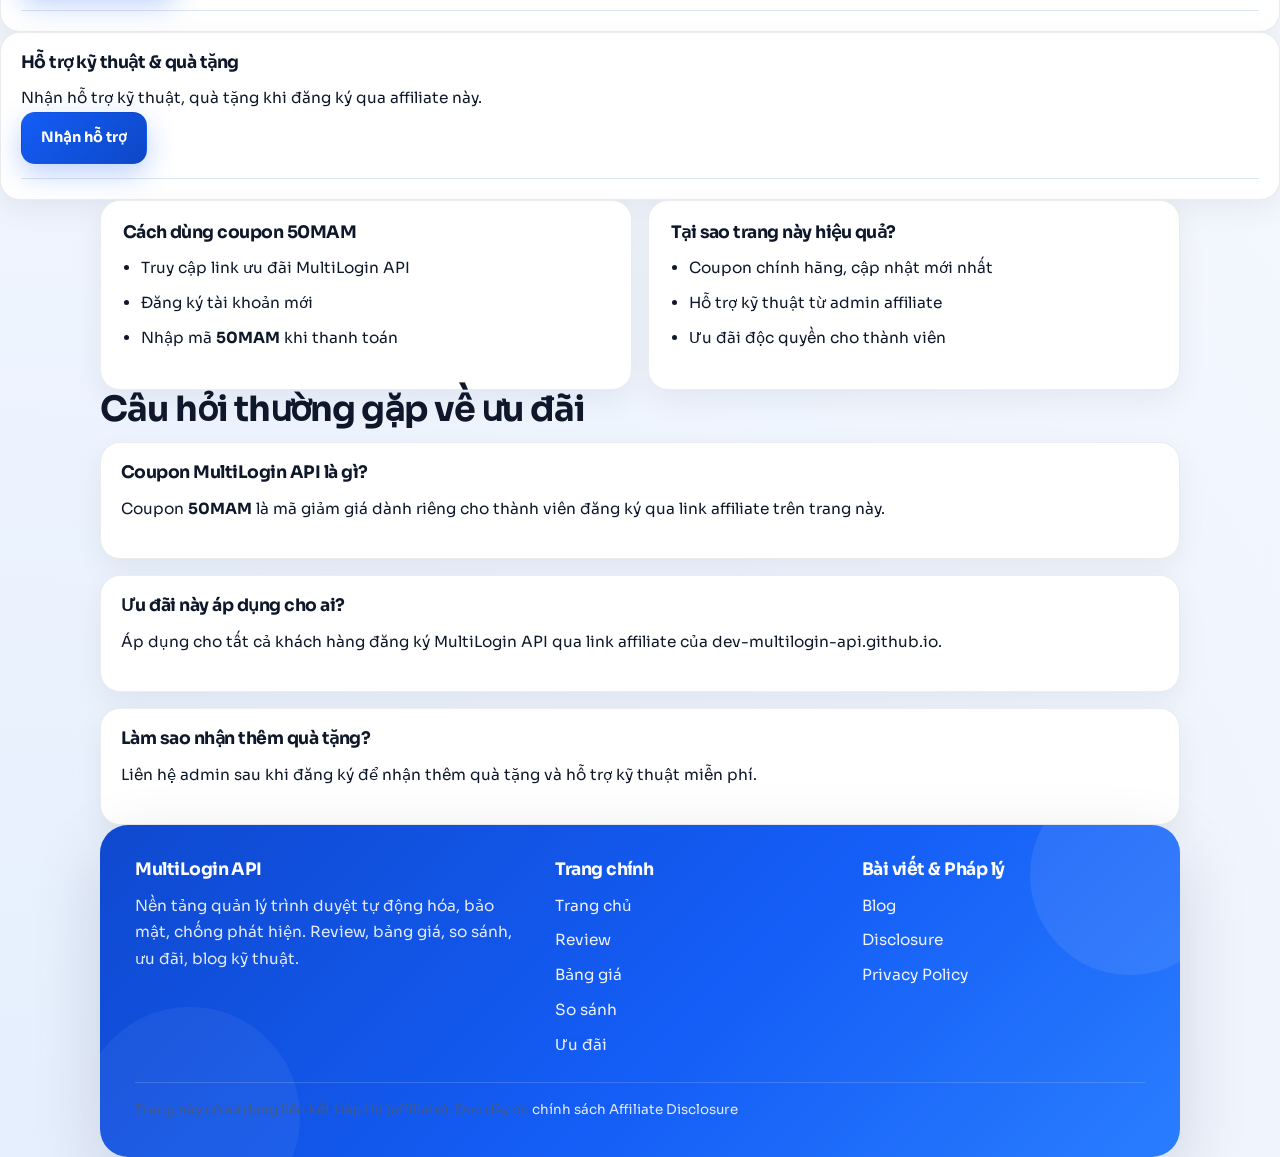
<file: offers/index.html>
<!DOCTYPE html>
<!DOCTYPE html>
<head>
  <meta charset="UTF-8" />
  <meta name="viewport" content="width=device-width, initial-scale=1.0" />
  <title>  Multilogin  Coupon & Deal: Dùng Mã CODE</title>
  <meta name="description" content="Nhận mã coupon, deal giảm giá mới nhất cho   Multilogin . Hướng dẫn dùng mã CODE, ưu đãi độc quyền." />
  <link rel="canonical" href="https://your-domain.com/offers/" />
  <meta name="robots" content="index, follow" />
  <meta name="author" content="Multilogin API Specialist" />
  <meta property="og:type" content="website" />
  <meta property="og:title" content="  Multilogin  Coupon & Deal: Dùng Mã CODE" />
  <meta property="og:description" content="Nhận mã coupon, deal giảm giá mới nhất cho   Multilogin . Hướng dẫn dùng mã CODE, ưu đãi độc quyền." />
  <meta property="og:url" content="https://your-domain.com/offers/" />
  <meta property="og:image" content="https://your-domain.com/assets/images/og-image.webp" />
  <meta property="og:image:width" content="1200" />
  <meta property="og:image:height" content="630" />
  <meta property="og:site_name" content="Multilogin API Specialist" />
  <meta property="og:locale" content="vi_VN" />
  <meta name="twitter:card" content="summary_large_image" />
  <meta name="twitter:title" content="  Multilogin  Coupon & Deal: Dùng Mã CODE" />
  <meta name="twitter:description" content="Nhận mã coupon, deal giảm giá mới nhất cho   Multilogin . Hướng dẫn dùng mã CODE, ưu đãi độc quyền." />
  <meta name="twitter:image" content="https://your-domain.com/assets/images/og-image.webp" />
  <link rel="preconnect" href="https://fonts.googleapis.com" />
  <link rel="preconnect" href="https://fonts.gstatic.com" crossorigin />
  <link rel="stylesheet" href="https://fonts.googleapis.com/css2?family=Sora:wght@400;500;600;700;800&family=DM+Mono:wght@400;500&display=swap" />
  <link rel="stylesheet" href="../assets/styles.css" />
  <script type="application/ld+json">
  {
    "@context": "https://schema.org",
    "@type": "BreadcrumbList",
    "itemListElement":  
      {"@type": "ListItem", "position": 1, "name": "Trang chủ", "item": "https://your-domain.com/"},
      {"@type": "ListItem", "position": 2, "name": "Ưu đãi", "item": "https://your-domain.com/offers/"}
     
  }
  <!DOCTYPE html>
  <html lang="vi" data-root=".." data-page="offers">
  <head>
    <meta charset="UTF-8" />
    <meta name="viewport" content="width=device-width, initial-scale=1.0" />
    <title>MultiLogin API Coupon & Deal: Dùng Mã 50MAM</title>
    <meta name="description" content="MultiLogin API coupon, mã giảm giá 50MAM, ưu đãi mới nhất. Hướng dẫn nhận deal, nhập mã 50MAM khi đăng ký để giảm giá. Chuẩn SEO, affiliate." />
    <link rel="canonical" href="https://dev-multilogin-api.github.io/offers/" />
    <meta name="robots" content="index, follow" />
    <meta name="author" content="dev-multilogin-api.github.io" />
    <meta property="og:type" content="website" />
    <meta property="og:title" content="MultiLogin API Coupon & Deal: Dùng Mã 50MAM" />
    <meta property="og:description" content="MultiLogin API coupon, mã giảm giá 50MAM, ưu đãi mới nhất. Hướng dẫn nhận deal, nhập mã 50MAM khi đăng ký để giảm giá." />
    <meta property="og:url" content="https://dev-multilogin-api.github.io/offers/" />
    <meta property="og:image" content="https://dev-multilogin-api.github.io/assets/images/bypass-social-media-bans-multilogin.jpg" />
    <meta property="og:image:width" content="1200" />
    <meta property="og:image:height" content="630" />
    <meta property="og:site_name" content="MultiLogin API" />
    <meta property="og:locale" content="vi_VN" />
    <meta name="twitter:card" content="summary_large_image" />
    <meta name="twitter:title" content="MultiLogin API Coupon & Deal: Dùng Mã 50MAM" />
    <meta name="twitter:description" content="MultiLogin API coupon, mã giảm giá 50MAM, ưu đãi mới nhất. Hướng dẫn nhận deal, nhập mã 50MAM khi đăng ký để giảm giá." />
    <meta name="twitter:image" content="https://dev-multilogin-api.github.io/assets/images/bypass-social-media-bans-multilogin.jpg" />
    <link rel="icon" href="/assets/images/favicon.png" />
    <link rel="preconnect" href="https://fonts.googleapis.com" />
    <link rel="preconnect" href="https://fonts.gstatic.com" crossorigin />
    <link rel="stylesheet" href="https://fonts.googleapis.com/css2?family=Sora:wght@400;500;600;700;800&family=DM+Mono:wght@400;500&display=swap" />
    <link rel="stylesheet" href="../assets/styles.css" />
    <script type="application/ld+json">
      {
        "@context": "https://schema.org",
        "@type": "BreadcrumbList",
        "itemListElement":  
          {"@type": "ListItem", "position": 1, "name": "Trang chủ", "item": "https://dev-multilogin-api.github.io/"},
          {"@type": "ListItem", "position": 2, "name": "Ưu đãi", "item": "https://dev-multilogin-api.github.io/offers/"}
         
      }
    </script>
    <script defer src="../assets/site.js"></script>
  </head>
  <body>
    <div class="site-shell">
      <!-- ĐÃ XOÁ HEADER THỪA, CHỈ GIỮ LẠI 1 HEADER CHUẨN -->
        <div class="wrap header-inner">
          <a class="brand" href="../index.html"><span>MultiLogin<strong>API</strong></span></a>
          <button class="menu-toggle" type="button" aria-expanded="false" aria-controls="site-nav" aria-label="Toggle navigation">Menu</button>
          <div class="nav-row">
            <nav aria-label="Primary navigation">
              <ul class="nav-list" id="site-nav">
                <li><a href="../index.html">Trang chủ</a></li>
                <li><a href="../review/index.html">Review</a></li>
                <li><a href="../pricing/index.html">Bảng giá</a></li>
                <li><a href="../alternatives/index.html">So sánh</a></li>
                <li><a href="../offers/index.html" class="active">Ưu đãi</a></li>
                <li><a href="../blog/index.html">Blog</a></li>
              </ul>
            </nav>
            <a class="nav-cta" href="https://multilogin.com/multiple-accounting/create-multiple-reddit-account/?utm_source=MAM&utm_medium=partner&a_aid=MAM&a_bid=2a1c1464" target="_blank" rel="noopener noreferrer sponsored">Đăng ký MultiLogin API</a>
          </div>
        </div>
      </header>
      <main>
        <nav class="breadcrumbs wrap">
          <a href="../index.html">Trang chủ</a> &raquo; <span>Ưu đãi</span>
        </nav>
        <section class="hero">
          <div class="wrap hero-grid">
            <div>
              <span class="eyebrow">Ưu đãi & Coupon</span>
              <h1>Ưu đãi Multilogin X: Coupon 50MAM giảm 50% cho người mới</h1>
              <p class="lede">Nhận ngay mã coupon <strong>50MAM</strong> giảm 50% cho lần đầu mua Multilogin X. Tổng hợp 12 deal hot nhất, hướng dẫn nhập mã, lưu ý khi dùng coupon, FAQ chi tiết.</p>
              <ul>
                <li>Coupon 50MAM giảm 50% cho khách hàng mới.</li>
                <li>Áp dụng mọi gói: Solo, Team, Scale.</li>
                <li>Hỗ trợ kỹ thuật, hướng dẫn tận tình từ admin affiliate.</li>
              </ul>
              <div class="tag-row">
                <span class="tag">Coupon 50MAM</span>
                <span class="tag">Anti Detect</span>
                <span class="tag">Automation</span>
              </div>
              <p style="margin-top:1.2rem">
                <a class="button-link" href="https://multilogin.com/multiple-accounting/create-multiple-reddit-account/?utm_source=MAM&utm_medium=partner&a_aid=MAM&a_bid=2a1c1464" target="_blank" rel="noopener noreferrer sponsored">Nhận ưu đãi ngay</a>
                <button class="button alt" type="button" data-copy-coupon data-coupon-code="50MAM">Copy 50MAM</button>
              </p>
            </div>
            <aside class="coupon-box">
              <h2>Dùng mã <span style="color:#145df6">50MAM</span></h2>
              <p>Nhập mã <strong>50MAM</strong> khi đăng ký Multilogin X để giảm ngay 50% cho lần đầu mua bất kỳ gói nào.</p>
              <div class="coupon-code">50MAM</div>
              <ul class="list-clean" style="margin-top:1rem">
                <li><strong>Áp dụng:</strong> Khách hàng mới</li>
                <li><strong>Hạn sử dụng:</strong> Đến hết 31/12/2026</li>
                <li><strong>Ưu đãi:</strong> Giảm trực tiếp trên hóa đơn</li>
              </ul>
            </aside>
          </div>
        </section>
        <section>
          <div class="wrap media-grid two-up">
            <figure class="media-card">
              <img src="../assets/images/bypass-social-media-bans-multilogin.jpg" alt="Multilogin X API - Bypass Social Media Bans, Cloud Phone, Coupon 50MAM" width="1280" height="714" loading="lazy" decoding="async" />
              <figcaption>Multilogin X API - Bypass Social Media Bans, Cloud Phone, Coupon 50MAM</figcaption>
            </figure>
          </div>
        </section>
        <section>
          <div class="wrap">
            <h2>12 Deal hot nhất với mã 50MAM</h2>
            <div class="deal-grid">
              <div class="deal-box"><strong>Deal 1:</strong> Coupon 50MAM giảm 50% cho lần đầu mua bất kỳ gói nào.</div>
              <div class="deal-box"><strong>Deal 2:</strong> Tặng thêm 7 ngày dùng thử khi đăng ký qua link affiliate.</div>
              <div class="deal-box"><strong>Deal 3:</strong> Hỗ trợ kỹ thuật miễn phí cho khách hàng mới.</div>
              <div class="deal-box"><strong>Deal 4:</strong> Ưu đãi riêng cho agency, team lớn (liên hệ admin).</div>
              <div class="deal-box"><strong>Deal 5:</strong> Tặng tài liệu hướng dẫn automation Multilogin X API.</div>
              <div class="deal-box"><strong>Deal 6:</strong> Giảm thêm 10% cho khách hàng quay lại mua lần 2.</div>
              <div class="deal-box"><strong>Deal 7:</strong> Hỗ trợ cài đặt, tối ưu automation miễn phí.</div>
              <div class="deal-box"><strong>Deal 8:</strong> Tặng 1 tháng cloud phone khi mua gói Team trở lên.</div>
              <div class="deal-box"><strong>Deal 9:</strong> Ưu đãi combo Multilogin X + Proxy giá rẻ.</div>
              <div class="deal-box"><strong>Deal 10:</strong> Tặng tài khoản demo cho agency test trước khi mua.</div>
              <div class="deal-box"><strong>Deal 11:</strong> Hỗ trợ xuất hóa đơn VAT nhanh chóng.</div>
              <div class="deal-box"><strong>Deal 12:</strong> Tư vấn miễn phí giải pháp nuôi tài khoản số lượng lớn.</div>
            </div>
          </div>
        </section>
        <section>
          <div class="wrap">
            <h2>Hướng dẫn nhận và nhập mã coupon 50MAM</h2>
            <ol>
              <li>Truy cập <a href="https://multilogin.com/multiple-accounting/create-multiple-reddit-account/?utm_source=MAM&utm_medium=partner&a_aid=MAM&a_bid=2a1c1464" target="_blank" rel="noopener noreferrer sponsored">trang đăng ký Multilogin X</a>.</li>
              <li>Chọn gói phù hợp (Solo, Team, Scale).</li>
              <li>Nhập mã <strong>50MAM</strong> ở bước thanh toán để giảm giá 50%.</li>
              <li>Hoàn tất thanh toán và nhận ưu đãi.</li>
              <li>Liên hệ admin để nhận thêm hỗ trợ, tài liệu, quà tặng nếu cần.</li>
            </ol>
          </div>
        </section>
        <section>
          <div class="wrap">
            <h2>FAQ: Câu hỏi thường gặp về ưu đãi Multilogin X</h2>
            <div class="faq-list">
              <article class="faq-item">
                <h3>Mã coupon 50MAM dùng được cho gói nào?</h3>
                <p>Dùng được cho mọi gói Multilogin X: Solo, Team, Scale.</p>
              </article>
              <article class="faq-item">
                <h3>Coupon có giới hạn số lượng không?</h3>
                <p>Mỗi khách hàng mới chỉ dùng được 1 lần/mã, ưu đãi có thể kết thúc sớm nếu hết lượt.</p>
              </article>
              <article class="faq-item">
                <h3>Làm sao nhận thêm ưu đãi ngoài coupon?</h3>
                <p>Đăng ký qua link affiliate, liên hệ admin để nhận thêm tài liệu, hỗ trợ, quà tặng.</p>
              </article>
              <article class="faq-item">
                <h3>Ưu đãi có áp dụng cho khách cũ không?</h3>
                <p>Coupon 50MAM chỉ áp dụng cho khách hàng mới. Khách cũ có thể nhận deal riêng, liên hệ admin để biết thêm.</p>
              </article>
            </div>
          </div>
        </section>
        <section>
          <div class="wrap" style="text-align:center">
            <a class="button-link" href="https://multilogin.com/multiple-accounting/create-multiple-reddit-account/?utm_source=MAM&utm_medium=partner&a_aid=MAM&a_bid=2a1c1464" target="_blank" rel="noopener noreferrer sponsored">Nhận ưu đãi Multilogin X ngay</a>
          </div>
        </section>
      </main>
                <h3>Tiết kiệm ngay cho lần đầu dùng</h3>
                <p>Dành cho người dùng mới đăng ký MultiLogin API.</p>
                <a class="button-link" href="https://multilogin.com/multiple-accounting/create-multiple-reddit-account/?utm_source=MAM&utm_medium=partner&a_aid=MAM&a_bid=2a1c1464" target="_blank" rel="noopener noreferrer sponsored">Nhận ưu đãi</a>
                <hr>
              </div>
              <div class="deal-box">
                <h3>Coupon cho mọi gói (Solo, Team, Scale)</h3>
                <p>Áp dụng cho tất cả các gói dịch vụ MultiLogin API.</p>
                <a class="button-link" href="https://multilogin.com/multiple-accounting/create-multiple-reddit-account/?utm_source=MAM&utm_medium=partner&a_aid=MAM&a_bid=2a1c1464" target="_blank" rel="noopener noreferrer sponsored">Dùng mã 50MAM</a>
                <hr>
              </div>
              <div class="deal-box">
                <h3>Ưu đãi cho affiliate & automation</h3>
                <p>Đặc biệt cho thành viên affiliate, automation, marketing.</p>
                <a class="button-link" href="https://multilogin.com/multiple-accounting/create-multiple-reddit-account/?utm_source=MAM&utm_medium=partner&a_aid=MAM&a_bid=2a1c1464" target="_blank" rel="noopener noreferrer sponsored">Nhận ưu đãi affiliate</a>
                <hr>
              </div>
              <div class="deal-box">
                <h3>Giảm giá khi thanh toán năm</h3>
                <p>Tiết kiệm hơn khi chọn trả phí theo năm và nhập mã 50MAM.</p>
                <a class="button-link" href="https://multilogin.com/multiple-accounting/create-multiple-reddit-account/?utm_source=MAM&utm_medium=partner&a_aid=MAM&a_bid=2a1c1464" target="_blank" rel="noopener noreferrer sponsored">Nhận giảm giá năm</a>
                <hr>
              </div>
              <div class="deal-box">
                <h3>Coupon cho team lớn</h3>
                <p>Hỗ trợ riêng cho doanh nghiệp, team nhiều thành viên.</p>
                <a class="button-link" href="https://multilogin.com/multiple-accounting/create-multiple-reddit-account/?utm_source=MAM&utm_medium=partner&a_aid=MAM&a_bid=2a1c1464" target="_blank" rel="noopener noreferrer sponsored">Nhận ưu đãi team</a>
                <hr>
              </div>
              <div class="deal-box">
                <h3>Ưu đãi cho dropshipping & ecom</h3>
                <p>Phù hợp cho dropshipping, quản lý nhiều tài khoản bán hàng.</p>
                <a class="button-link" href="https://multilogin.com/multiple-accounting/create-multiple-reddit-account/?utm_source=MAM&utm_medium=partner&a_aid=MAM&a_bid=2a1c1464" target="_blank" rel="noopener noreferrer sponsored">Nhận ưu đãi ecom</a>
                <hr>
              </div>
              <div class="deal-box">
                <h3>Coupon cho automation tool</h3>
                <p>Tối ưu cho tích hợp với Selenium, Puppeteer, RPA.</p>
                <a class="button-link" href="https://multilogin.com/multiple-accounting/create-multiple-reddit-account/?utm_source=MAM&utm_medium=partner&a_aid=MAM&a_bid=2a1c1464" target="_blank" rel="noopener noreferrer sponsored">Dùng cho automation</a>
                <hr>
              </div>
              <div class="deal-box">
                <h3>Ưu đãi cho agency quảng cáo</h3>
                <p>Quản lý nhiều tài khoản quảng cáo, social, affiliate.</p>
                <a class="button-link" href="https://multilogin.com/multiple-accounting/create-multiple-reddit-account/?utm_source=MAM&utm_medium=partner&a_aid=MAM&a_bid=2a1c1464" target="_blank" rel="noopener noreferrer sponsored">Nhận ưu đãi agency</a>
                <hr>
              </div>
              <div class="deal-box">
                <h3>Coupon cho khách hàng cũ</h3>
                <p>Khách hàng quay lại vẫn có thể nhận ưu đãi khi liên hệ admin.</p>
                <a class="button-link" href="https://multilogin.com/multiple-accounting/create-multiple-reddit-account/?utm_source=MAM&utm_medium=partner&a_aid=MAM&a_bid=2a1c1464" target="_blank" rel="noopener noreferrer sponsored">Liên hệ nhận coupon</a>
                <hr>
              </div>
              <div class="deal-box">
                <h3>Ưu đãi khi mua nhiều tài khoản</h3>
                <p>Giảm giá thêm khi mua số lượng lớn hoặc cho team.</p>
                <a class="button-link" href="https://multilogin.com/multiple-accounting/create-multiple-reddit-account/?utm_source=MAM&utm_medium=partner&a_aid=MAM&a_bid=2a1c1464" target="_blank" rel="noopener noreferrer sponsored">Nhận ưu đãi bulk</a>
                <hr>
              </div>
              <div class="deal-box">
                <h3>Coupon cho khách hàng Việt Nam</h3>
                <p>Ưu đãi riêng cho khách hàng đăng ký từ Việt Nam.</p>
                <a class="button-link" href="https://multilogin.com/multiple-accounting/create-multiple-reddit-account/?utm_source=MAM&utm_medium=partner&a_aid=MAM&a_bid=2a1c1464" target="_blank" rel="noopener noreferrer sponsored">Nhận ưu đãi VN</a>
                <hr>
              </div>
              <div class="deal-box">
                <h3>Hỗ trợ kỹ thuật & quà tặng</h3>
                <p>Nhận hỗ trợ kỹ thuật, quà tặng khi đăng ký qua affiliate này.</p>
                <a class="button-link" href="https://multilogin.com/multiple-accounting/create-multiple-reddit-account/?utm_source=MAM&utm_medium=partner&a_aid=MAM&a_bid=2a1c1464" target="_blank" rel="noopener noreferrer sponsored">Nhận hỗ trợ</a>
                <hr>
              </div>
            </div>
          </div>
        </section>
        <section>
          <div class="wrap cards-2">
            <div class="card">
              <h3>Cách dùng coupon 50MAM</h3>
              <ul>
                <li>Truy cập link ưu đãi MultiLogin API</li>
                <li>Đăng ký tài khoản mới</li>
                <li>Nhập mã <strong>50MAM</strong> khi thanh toán</li>
              </ul>
            </div>
            <div class="card">
              <h3>Tại sao trang này hiệu quả?</h3>
              <ul>
                <li>Coupon chính hãng, cập nhật mới nhất</li>
                <li>Hỗ trợ kỹ thuật từ admin affiliate</li>
                <li>Ưu đãi độc quyền cho thành viên</li>
              </ul>
            </div>
          </div>
        </section>
        <section>
          <div class="wrap">
            <h2 class="section-title">Câu hỏi thường gặp về ưu đãi</h2>
            <div class="faq-list">
              <article class="faq-item">
                <h3>Coupon MultiLogin API là gì?</h3>
                <p>Coupon <strong>50MAM</strong> là mã giảm giá dành riêng cho thành viên đăng ký qua link affiliate trên trang này.</p>
              </article>
              <article class="faq-item">
                <h3>Ưu đãi này áp dụng cho ai?</h3>
                <p>Áp dụng cho tất cả khách hàng đăng ký MultiLogin API qua link affiliate của dev-multilogin-api.github.io.</p>
              </article>
              <article class="faq-item">
                <h3>Làm sao nhận thêm quà tặng?</h3>
                <p>Liên hệ admin sau khi đăng ký để nhận thêm quà tặng và hỗ trợ kỹ thuật miễn phí.</p>
              </article>
            </div>
          </div>
        </section>
      </main>
      <!-- ĐÃ XOÁ FOOTER THỪA, CHỈ GIỮ LẠI 1 FOOTER CHUẨN CUỐI TRANG -->
        <div class="wrap footer-panel">
          <div class="footer-grid">
            <div>
              <h3>MultiLogin API</h3>
              <p>Nền tảng quản lý trình duyệt tự động hóa, bảo mật, chống phát hiện. Review, bảng giá, so sánh, ưu đãi, blog kỹ thuật.</p>
            </div>
            <div>
              <h3>Trang chính</h3>
              <ul class="footer-links">
                <li><a href="../index.html">Trang chủ</a></li>
                <li><a href="../review/index.html">Review</a></li>
                <li><a href="../pricing/index.html">Bảng giá</a></li>
                <li><a href="../alternatives/index.html">So sánh</a></li>
                <li><a href="../offers/index.html">Ưu đãi</a></li>
              </ul>
            </div>
            <div>
              <h3>Bài viết & Pháp lý</h3>
              <ul class="footer-links">
                <li><a href="../blog/index.html">Blog</a></li>
                <li><a href="../disclosure/index.html">Disclosure</a></li>
                <li><a href="../privacy/index.html">Privacy Policy</a></li>
              </ul>
            </div>
          </div>
          <div class="footer-note">
             <span class="muted small">Trang này có sử dụng liên kết tiếp thị (affiliate). Đọc đầy đủ <a href="../disclosure/index.html">chính sách Affiliate Disclosure</a>.</span>
          </div>
        </div>
      </footer>
    </div>
  </body>
  </html>
</file>
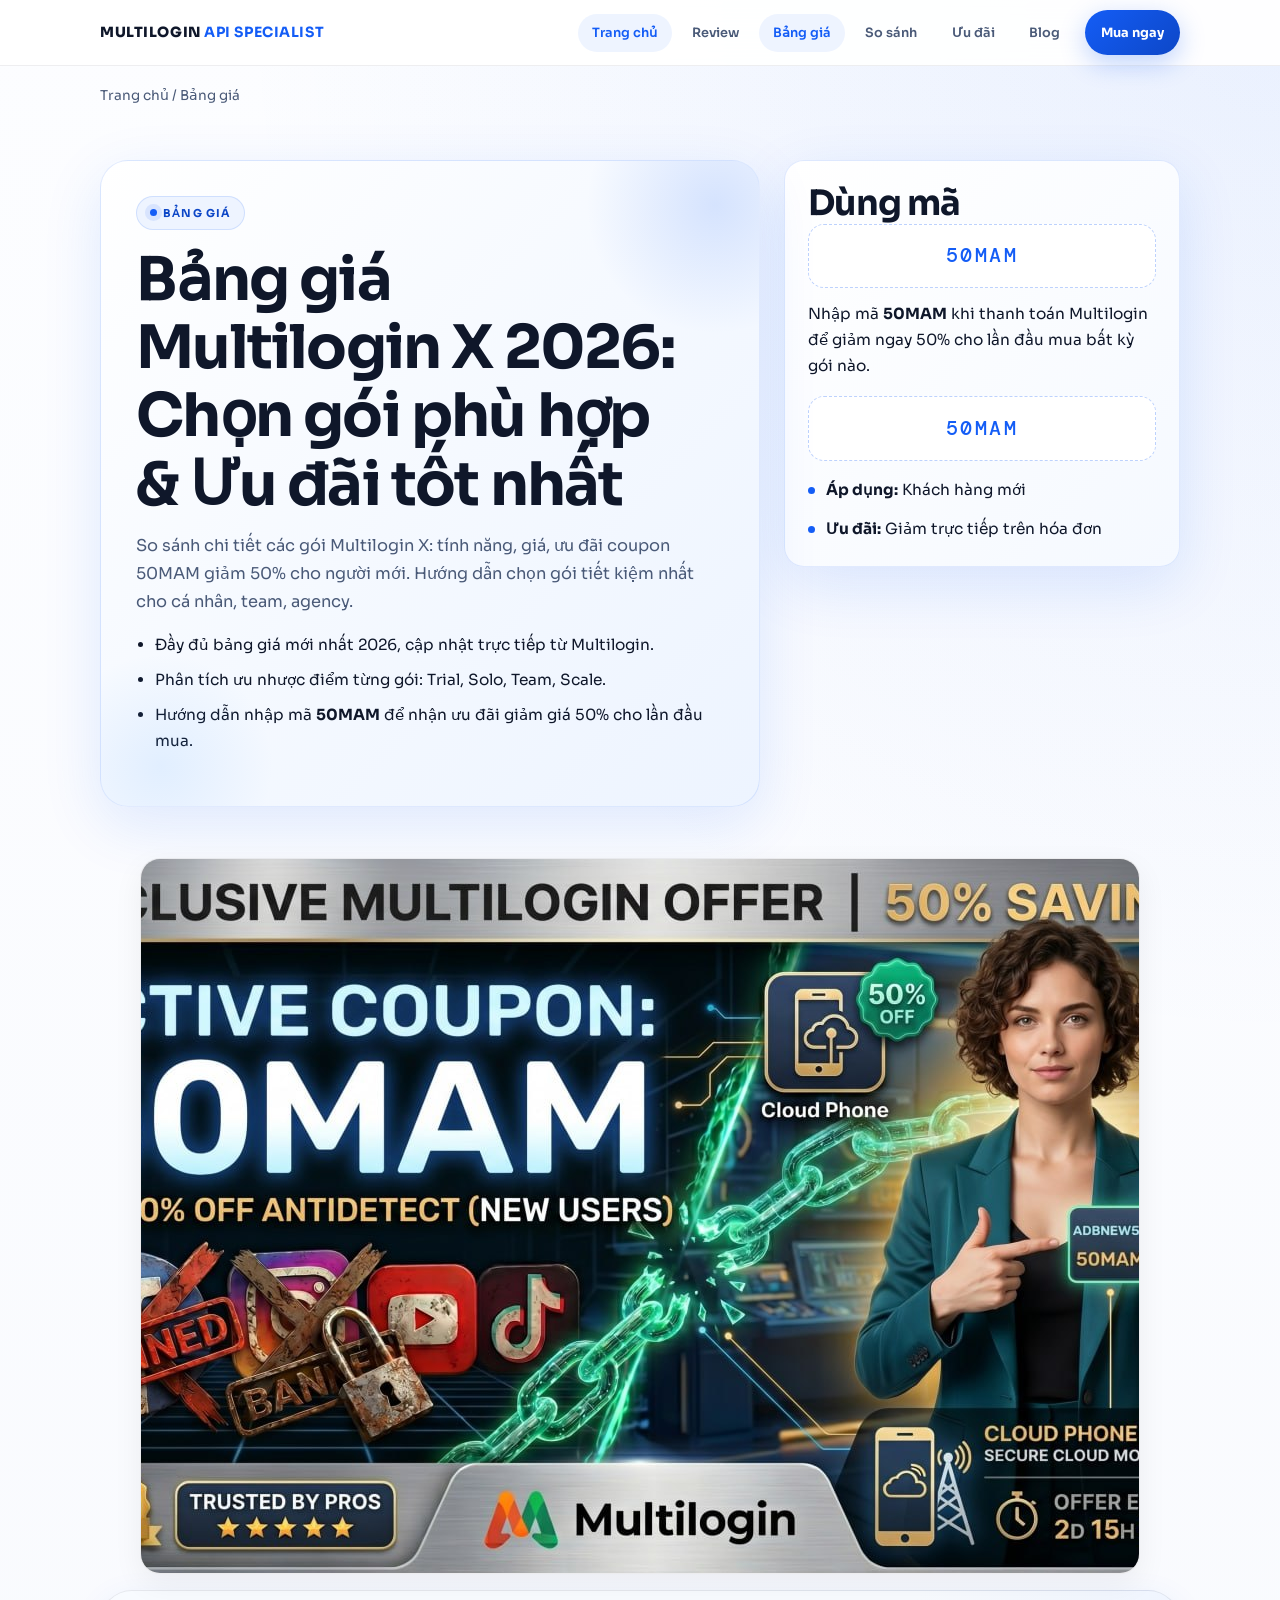
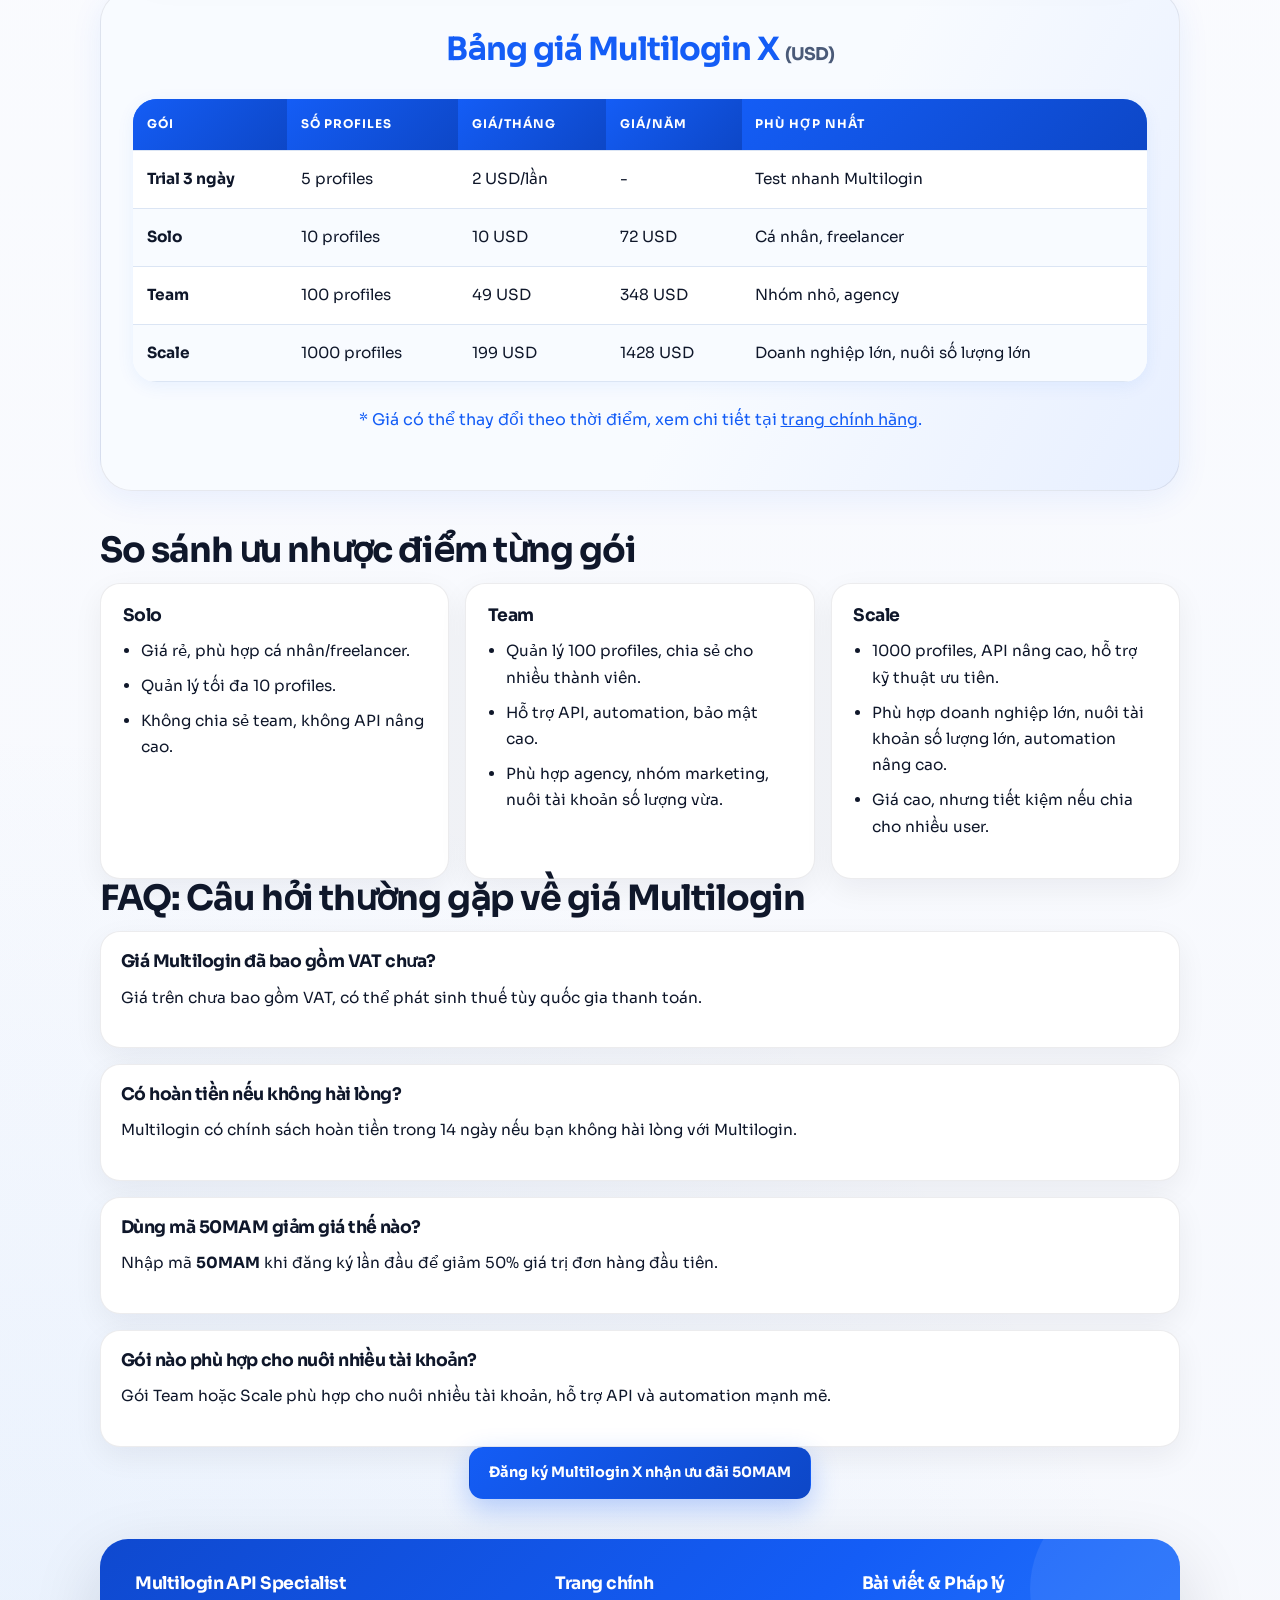
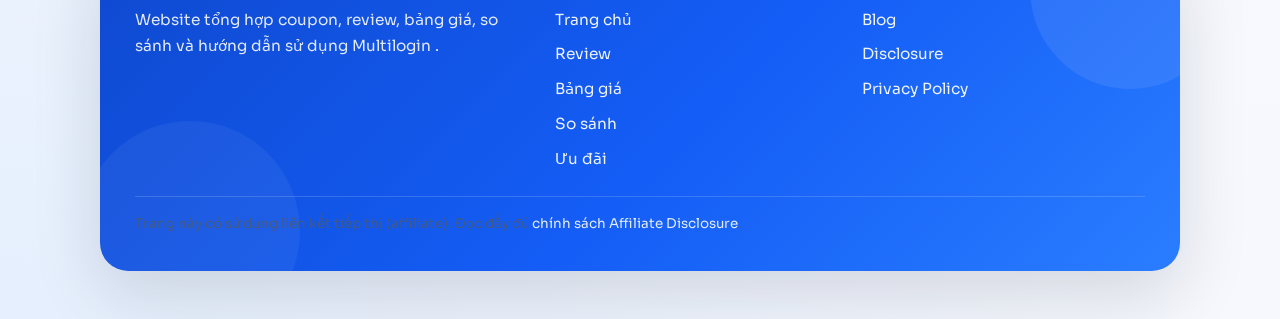
<file: pricing/index.html>
<!DOCTYPE html>
<html lang="vi" data-root=".." data-page="pricing">
<head>
  <meta charset="UTF-8" />
  <!DOCTYPE html>
  <title>Bảng Giá   Multilogin  2026: Trial, Pro, Business</title>
  <meta name="description" content="Bảng giá chi tiết các gói Trial, Pro, Business của   Multilogin  2026. So sánh tính năng, giá, ưu đãi coupon." />
  <link rel="canonical" href="https://your-domain.com/pricing/" />
  <meta name="robots" content="index, follow" />
  <meta name="author" content="Multilogin API Specialist" />
  <meta property="og:type" content="website" />
  <meta property="og:title" content="Bảng Giá   Multilogin  2026: Trial, Pro, Business" />
  <meta property="og:description" content="Bảng giá chi tiết các gói Trial, Pro, Business của   Multilogin  2026. So sánh tính năng, giá, ưu đãi coupon." />
  <meta property="og:url" content="https://your-domain.com/pricing/" />
  <meta property="og:image" content="https://your-domain.com/assets/images/bypass-social-media-bans-multilogin.jpg" />
  <meta property="og:image:width" content="1200" />
  <meta property="og:image:height" content="630" />
  <meta property="og:site_name" content="Multilogin API Specialist" />
  <meta property="og:locale" content="vi_VN" />
  <meta name="twitter:card" content="summary_large_image" />
  <meta name="twitter:title" content="Bảng Giá   Multilogin  2026: Trial, Pro, Business" />
  <meta name="twitter:description" content="Bảng giá chi tiết các gói Trial, Pro, Business của   Multilogin  2026. So sánh tính năng, giá, ưu đãi coupon." />
  <meta name="twitter:image" content="https://your-domain.com/assets/images/bypass-social-media-bans-multilogin.jpg" />
  <link rel="preconnect" href="https://fonts.googleapis.com" />
  <link rel="preconnect" href="https://fonts.gstatic.com" crossorigin />
  <link rel="stylesheet" href="https://fonts.googleapis.com/css2?family=Sora:wght@400;500;600;700;800&family=DM+Mono:wght@400;500&display=swap" />
  <link rel="stylesheet" href="../assets/styles.css" />
  <script type="application/ld+json">
  {
    "@context": "https://schema.org",
    "@type": "BreadcrumbList",
    "itemListElement":  
      {"@type": "ListItem", "position": 1, "name": "Trang chủ", "item": "https://your-domain.com/"},
      {"@type": "ListItem", "position": 2, "name": "Bảng giá", "item": "https://your-domain.com/pricing/"}
     
  }
  </script>
  <script defer src="../assets/site.js"></script>
</head>
<body>
  <div class="site-shell">
    <header class="site-header">
      <div class="wrap header-inner">
        <a class="brand" href="../index.html"><span>Multilogin <strong>API Specialist</strong></span></a>
        <button class="menu-toggle" type="button" aria-expanded="false" aria-controls="site-nav" aria-label="Toggle navigation">Menu</button>
        <div class="nav-row">
          <nav aria-label="Primary navigation">
            <ul class="nav-list" id="site-nav">
              <li><a href="../index.html">Trang chủ</a></li>
              <li><a href="../review/index.html">Review</a></li>
              <li><a href="../pricing/index.html" class="active">Bảng giá</a></li>
              <li><a href="../alternatives/index.html">So sánh</a></li>
              <li><a href="../offers/index.html">Ưu đãi</a></li>
              <li><a href="../blog/index.html">Blog</a></li>
            </ul>
          </nav>
          <a class="nav-cta" href="https://multilogin.com/multiple-accounting/create-multiple-reddit-account/?utm_source=MAM&utm_medium=partner&a_aid=MAM&a_bid=2a1c1464" target="_blank" rel="noopener noreferrer sponsored">Mua ngay</a>
        </div>
      </div>
    </header>
    <div class="wrap breadcrumbs">
      <a href="../index.html">Trang chủ</a> / Bảng giá
    </div>
    <main>
      <section class="hero">
        <div class="wrap hero-grid">
          <div>
            <span class="eyebrow">Bảng giá</span>
            <h1>Bảng giá Multilogin X 2026: Chọn gói phù hợp & Ưu đãi tốt nhất</h1>
            <p class="lede">So sánh chi tiết các gói Multilogin X: tính năng, giá, ưu đãi coupon 50MAM giảm 50% cho người mới. Hướng dẫn chọn gói tiết kiệm nhất cho cá nhân, team, agency.</p>
            <ul>
              <li>Đầy đủ bảng giá mới nhất 2026, cập nhật trực tiếp từ Multilogin.</li>
              <li>Phân tích ưu nhược điểm từng gói: Trial, Solo, Team, Scale.</li>
              <li>Hướng dẫn nhập mã <strong>50MAM</strong> để nhận ưu đãi giảm giá 50% cho lần đầu mua.</li>
            </ul>
          </div>
          <aside class="coupon-box">
            <h2>Dùng mã <span class="coupon-code">50MAM</span></h2>
            <p>Nhập mã <strong>50MAM</strong> khi thanh toán Multilogin để giảm ngay 50% cho lần đầu mua bất kỳ gói nào.</p>
            <div class="coupon-code">50MAM</div>
            <ul class="list-clean" style="margin-top:1rem">
              <li><strong>Áp dụng:</strong> Khách hàng mới</li>
              <li><strong>Ưu đãi:</strong> Giảm trực tiếp trên hóa đơn</li>
            </ul>
          </aside>
        </div>
      </section>
      <section>
        <div class="wrap media-grid two-up">
          <figure class="media-card">
            <img src="../assets/images/bypass-social-media-bans-multilogin.jpg" alt="Multilogin X API - Bypass Social Media Bans, Cloud Phone, Coupon 50MAM" width="1280" height="714" loading="lazy" decoding="async" />
            <figcaption>Multilogin X API - Bypass Social Media Bans, Cloud Phone, Coupon 50MAM</figcaption>
          </figure>
        </div>
      </section>
      <section>
        <div class="wrap table-wrap" style="background: linear-gradient(120deg,#f8fbff 60%,#e7efff 100%); box-shadow: 0 8px 32px rgba(20,93,246,0.08); border-radius: 32px; padding:2.5rem 2rem; margin-bottom:2.5rem;">
          <h2 style="text-align:center; font-size:2rem; margin-bottom:2rem; color:#145df6; letter-spacing:-1px;">Bảng giá Multilogin X <span style="font-size:1.1rem; color:#4a5a78;">(USD)</span></h2>
          <table class="table" style="background:#fff; border-radius:24px; overflow:hidden; box-shadow:0 4px 18px rgba(20,93,246,0.07);">
            <thead>
              <tr style="background:linear-gradient(90deg,#145df6 60%,#53a2ff 100%); color:#fff;">
                <th>Gói</th>
                <th>Số profiles</th>
                <th>Giá/tháng</th>
                <th>Giá/năm</th>
                <th>Phù hợp nhất</th>
              </tr>
            </thead>
            <tbody>
              <tr>
                <td><strong>Trial 3 ngày</strong></td>
                <td>5 profiles</td>
                <td>2 USD/lần</td>
                <td>-</td>
                <td>Test nhanh Multilogin</td>
              </tr>
              <tr style="background:#f8fbff;">
                <td><strong>Solo</strong></td>
                <td>10 profiles</td>
                <td>10 USD</td>
                <td>72 USD</td>
                <td>Cá nhân, freelancer</td>
              </tr>
              <tr>
                <td><strong>Team</strong></td>
                <td>100 profiles</td>
                <td>49 USD</td>
                <td>348 USD</td>
                <td>Nhóm nhỏ, agency</td>
              </tr>
              <tr style="background:#f8fbff;">
                <td><strong>Scale</strong></td>
                <td>1000 profiles</td>
                <td>199 USD</td>
                <td>1428 USD</td>
                <td>Doanh nghiệp lớn, nuôi số lượng lớn</td>
              </tr>
            </tbody>
          </table>
          <p style="margin-top:1.5rem; text-align:center; color:#145df6; font-size:1rem;">* Giá có thể thay đổi theo thời điểm, xem chi tiết tại <a href="https://multilogin.com/pricing/" target="_blank" rel="noopener noreferrer" style="color:#145df6;text-decoration:underline;">trang chính hãng</a>.</p>
        </div>
      </section>
      <section>
        <div class="wrap">
          <h2>So sánh ưu nhược điểm từng gói</h2>
          <div class="cards-3">
            <article class="card">
              <h3>Solo</h3>
              <ul>
                <li>Giá rẻ, phù hợp cá nhân/freelancer.</li>
                <li>Quản lý tối đa 10 profiles.</li>
                <li>Không chia sẻ team, không API nâng cao.</li>
              </ul>
            </article>
            <article class="card">
              <h3>Team</h3>
              <ul>
                <li>Quản lý 100 profiles, chia sẻ cho nhiều thành viên.</li>
                <li>Hỗ trợ API, automation, bảo mật cao.</li>
                <li>Phù hợp agency, nhóm marketing, nuôi tài khoản số lượng vừa.</li>
              </ul>
            </article>
            <article class="card">
              <h3>Scale</h3>
              <ul>
                <li>1000 profiles, API nâng cao, hỗ trợ kỹ thuật ưu tiên.</li>
                <li>Phù hợp doanh nghiệp lớn, nuôi tài khoản số lượng lớn, automation nâng cao.</li>
                <li>Giá cao, nhưng tiết kiệm nếu chia cho nhiều user.</li>
              </ul>
            </article>
          </div>
        </div>
      </section>
      <section>
        <div class="wrap">
          <h2>FAQ: Câu hỏi thường gặp về giá Multilogin</h2>
          <div class="faq-list">
            <article class="faq-item">
              <h3>Giá Multilogin đã bao gồm VAT chưa?</h3>
              <p>Giá trên chưa bao gồm VAT, có thể phát sinh thuế tùy quốc gia thanh toán.</p>
            </article>
            <article class="faq-item">
              <h3>Có hoàn tiền nếu không hài lòng?</h3>
              <p>Multilogin có chính sách hoàn tiền trong 14 ngày nếu bạn không hài lòng với  Multilogin.</p>
            </article>
            <article class="faq-item">
              <h3>Dùng mã 50MAM giảm giá thế nào?</h3>
              <p>Nhập mã <strong>50MAM</strong> khi đăng ký lần đầu để giảm 50% giá trị đơn hàng đầu tiên.</p>
            </article>
            <article class="faq-item">
              <h3>Gói nào phù hợp cho nuôi nhiều tài khoản?</h3>
              <p>Gói Team hoặc Scale phù hợp cho nuôi nhiều tài khoản, hỗ trợ API và automation mạnh mẽ.</p>
            </article>
          </div>
        </div>
      </section>
      <section>
        <div class="wrap" style="text-align:center">
          <a class="button-link" href="https://multilogin.com/multiple-accounting/create-multiple-reddit-account/?utm_source=MAM&utm_medium=partner&a_aid=MAM&a_bid=2a1c1464" target="_blank" rel="noopener noreferrer sponsored">Đăng ký Multilogin X nhận ưu đãi 50MAM</a>
        </div>
      </section>
    </main>
    <footer class="site-footer">
      <div class="wrap footer-panel">
        <div class="footer-grid">
          <div>
            <h3>Multilogin API Specialist</h3>
            <p>Website tổng hợp coupon, review, bảng giá, so sánh và hướng dẫn sử dụng   Multilogin .</p>
          </div>
          <div>
            <h3>Trang chính</h3>
            <ul class="footer-links">
              <li><a href="../index.html">Trang chủ</a></li>
              <li><a href="../review/index.html">Review</a></li>
              <li><a href="../pricing/index.html">Bảng giá</a></li>
              <li><a href="../alternatives/index.html">So sánh</a></li>
              <li><a href="../offers/index.html">Ưu đãi</a></li>
            </ul>
          </div>
          <div>
            <h3>Bài viết & Pháp lý</h3>
            <ul class="footer-links">
              <li><a href="../blog/index.html">Blog</a></li>
              <li><a href="../disclosure/index.html">Disclosure</a></li>
              <li><a href="../privacy/index.html">Privacy Policy</a></li>
            </ul>
          </div>
        </div>
        <div class="footer-note">
           <span class="muted small">Trang này có sử dụng liên kết tiếp thị (affiliate). Đọc đầy đủ <a href="../disclosure/index.html">chính sách Affiliate Disclosure</a>.</span>
        </div>
      </div>
    </footer>
  </div>
</body>
</html>
</file>
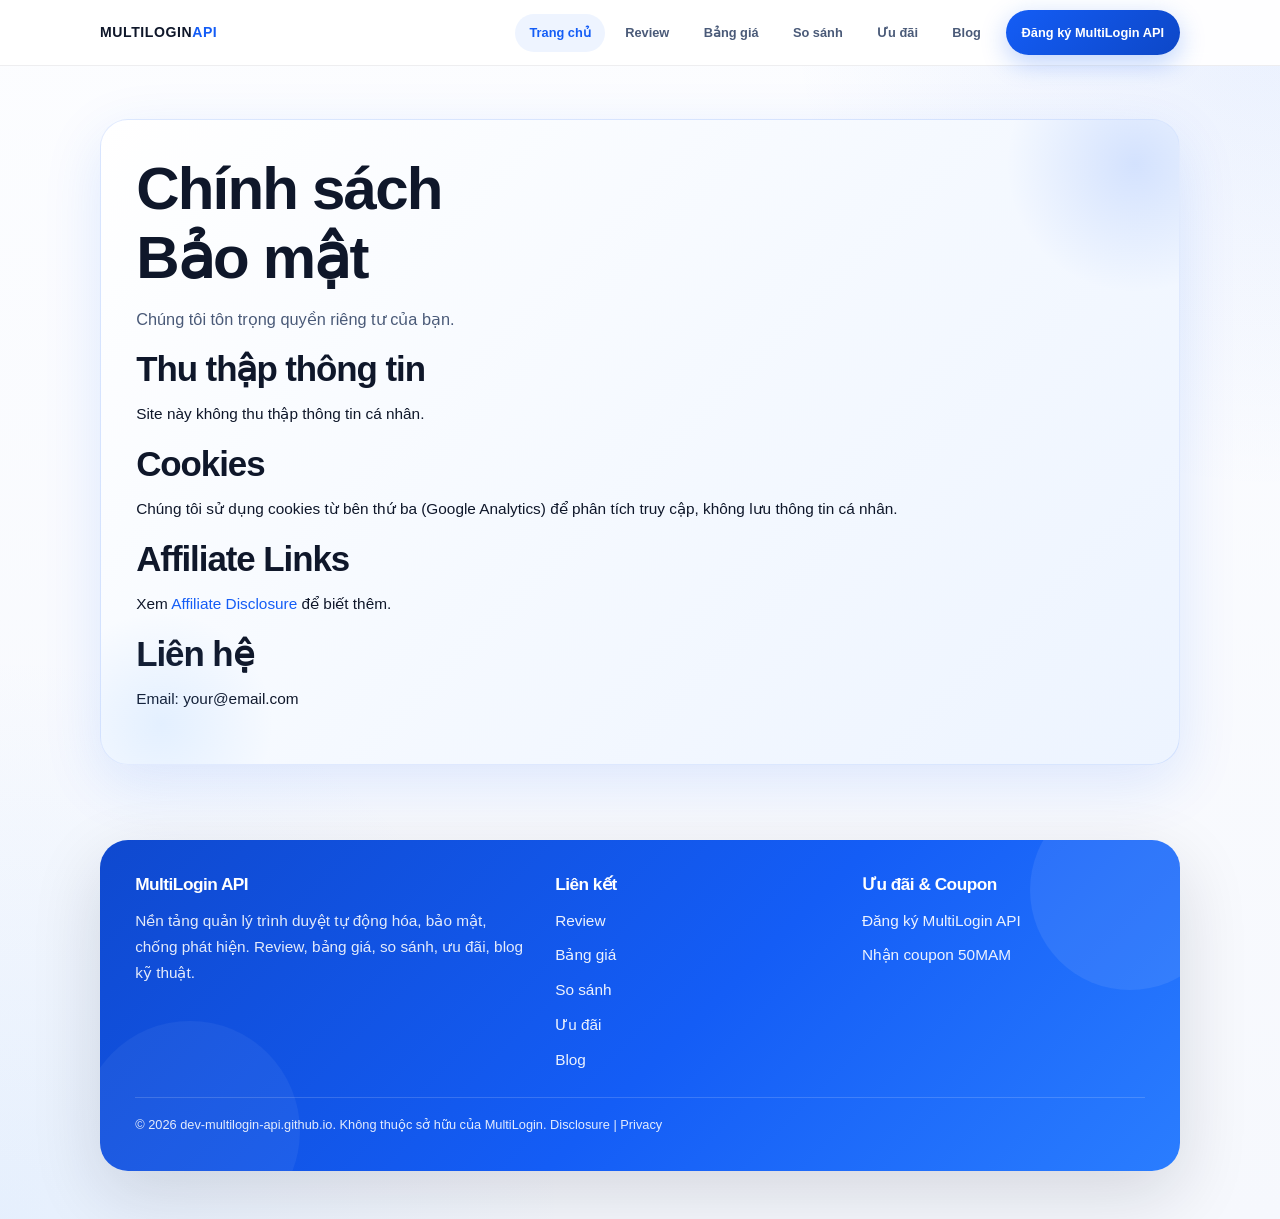
<file: privacy/index.html>
<!DOCTYPE html>
<html lang="vi">
<head>
  <meta charset="UTF-8">
  <meta name="viewport" content="width=device-width, initial-scale=1.0">
  <title>Chính sách Bảo mật — MultiLogin API</title>
  <meta name="description" content="Chính sách bảo mật: Chúng tôi tôn trọng quyền riêng tư của bạn. Không thu thập thông tin cá nhân, chỉ dùng cookies phân tích. Xem disclosure để biết thêm.">
  <link rel="canonical" href="https://dev-multilogin-api.github.io/privacy/">
  <meta name="robots" content="index, follow">
  <meta name="author" content="dev-multilogin-api.github.io">
  <meta property="og:type" content="website">
  <meta property="og:title" content="Chính sách Bảo mật — MultiLogin API">
  <meta property="og:description" content="Chính sách bảo mật: Chúng tôi tôn trọng quyền riêng tư của bạn. Không thu thập thông tin cá nhân, chỉ dùng cookies phân tích. Xem disclosure để biết thêm.">
  <meta property="og:url" content="https://dev-multilogin-api.github.io/privacy/">
  <meta property="og:site_name" content="MultiLogin API">
  <meta property="og:locale" content="vi_VN">
  <meta property="og:image" content="https://dev-multilogin-api.github.io/assets/images/multilogin-api-og.jpg">
  <meta name="twitter:card" content="summary_large_image">
  <meta name="twitter:title" content="Chính sách Bảo mật — MultiLogin API">
  <meta name="twitter:description" content="Chính sách bảo mật: Chúng tôi tôn trọng quyền riêng tư của bạn. Không thu thập thông tin cá nhân, chỉ dùng cookies phân tích. Xem disclosure để biết thêm.">
  <meta name="twitter:image" content="https://dev-multilogin-api.github.io/assets/images/multilogin-api-og.jpg">
  <link rel="icon" href="/assets/images/favicon.png">
  <link rel="stylesheet" href="/assets/styles.css">
  <script defer src="/assets/site.js"></script>
</head>
<body>
  <div class="site-shell">
    <header class="site-header">
      <div class="wrap header-inner">
        <a class="brand" href="/">MultiLogin<strong>API</strong></a>
        <button class="menu-toggle" aria-label="Mở menu" aria-expanded="false">Menu</button>
        <nav class="nav-row">
          <ul class="nav-list">
            <li><a href="/">Trang chủ</a></li>
            <li><a href="/review/">Review</a></li>
            <li><a href="/pricing/">Bảng giá</a></li>
            <li><a href="/alternatives/">So sánh</a></li>
            <li><a href="/offers/">Ưu đãi</a></li>
            <li><a href="/blog/">Blog</a></li>
          </ul>
          <a class="nav-cta" href="https://multilogin.com/multiple-accounting/create-multiple-reddit-account/?utm_source=MAM&utm_medium=partner&a_aid=MAM&a_bid=2a1c1464" target="_blank" rel="noopener noreferrer sponsored">Đăng ký MultiLogin API</a>
        </nav>
      </div>
    </header>
    <main>
      <section class="hero">
        <div class="wrap">
          <h1>Chính sách Bảo mật</h1>
          <p class="lede">Chúng tôi tôn trọng quyền riêng tư của bạn.</p>
          <h2>Thu thập thông tin</h2>
          <p>Site này không thu thập thông tin cá nhân.</p>
          <h2>Cookies</h2>
          <p>Chúng tôi sử dụng cookies từ bên thứ ba (Google Analytics) để phân tích truy cập, không lưu thông tin cá nhân.</p>
          <h2>Affiliate Links</h2>
          <p>Xem <a href="../disclosure/">Affiliate Disclosure</a> để biết thêm.</p>
          <h2>Liên hệ</h2>
          <p>Email: your@email.com</p>
        </div>
      </section>
    </main>
    <footer class="site-footer">
      <div class="wrap footer-panel">
        <div class="footer-grid">
          <div>
            <h3>MultiLogin API</h3>
            <p>Nền tảng quản lý trình duyệt tự động hóa, bảo mật, chống phát hiện. Review, bảng giá, so sánh, ưu đãi, blog kỹ thuật.</p>
          </div>
          <div>
            <h3>Liên kết</h3>
            <ul class="footer-links">
              <li><a href="/review/">Review</a></li>
              <li><a href="/pricing/">Bảng giá</a></li>
              <li><a href="/alternatives/">So sánh</a></li>
              <li><a href="/offers/">Ưu đãi</a></li>
              <li><a href="/blog/">Blog</a></li>
            </ul>
          </div>
          <div>
            <h3>Ưu đãi & Coupon</h3>
            <ul class="footer-links">
              <li><a href="https://multilogin.com/multiple-accounting/create-multiple-reddit-account/?utm_source=MAM&utm_medium=partner&a_aid=MAM&a_bid=2a1c1464" target="_blank" rel="noopener noreferrer sponsored">Đăng ký MultiLogin API</a></li>
              <li><a href="/offers/">Nhận coupon 50MAM</a></li>
            </ul>
          </div>
        </div>
        <div class="footer-note">
          &copy; 2026 dev-multilogin-api.github.io. Không thuộc sở hữu của MultiLogin. <a href="/disclosure/">Disclosure</a> | <a href="/privacy/">Privacy</a>
        </div>
      </div>
    </footer>
  </div>
</body>
</html>
</file>
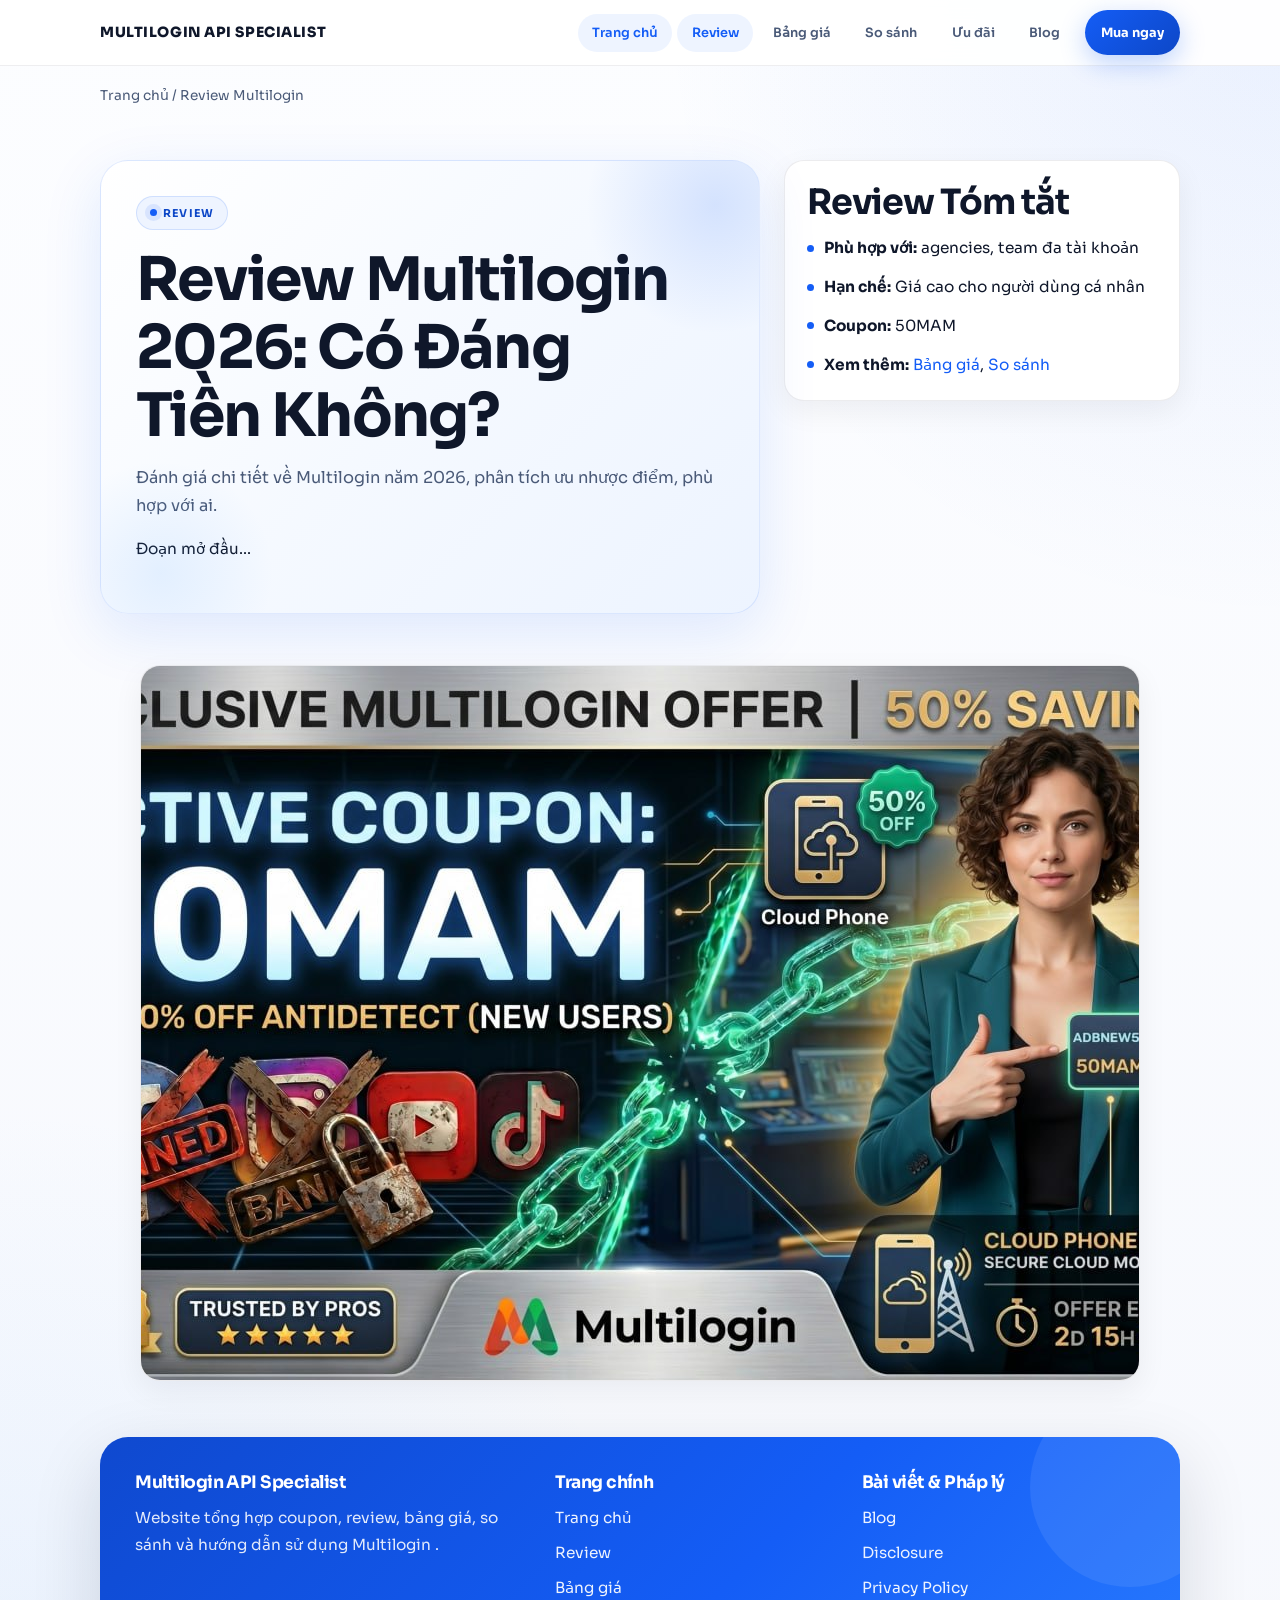
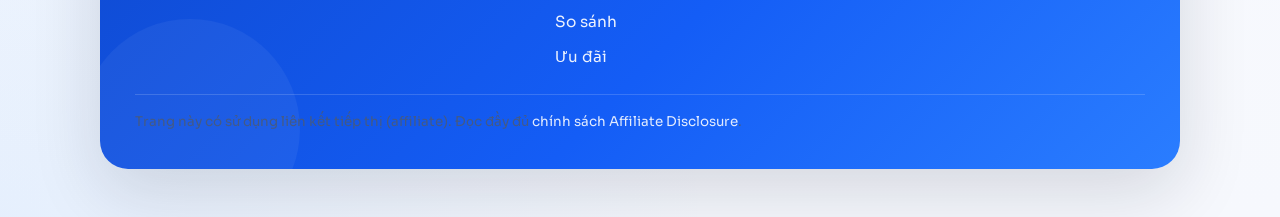
<file: review/index.html>
<!DOCTYPE html>
<html lang="vi" data-root=".." data-page="review">
<head>
  <meta charset="UTF-8" />
  <meta name="viewport" content="width=device-width, initial-scale=1.0" />
  <title>Review   Multilogin  2026: Có Đáng Tiền Không?</title>
  <meta name="description" content="Đánh giá chi tiết   Multilogin  2026: Ưu nhược điểm, có nên mua không, so sánh giá và đối thủ." />
  <!DOCTYPE html>
  <meta name="robots" content="index, follow" />
  <meta name="author" content=" Multilogin API Specialist " />
  <meta property="og:type" content="article" />
  <meta property="og:title" content="Review   Multilogin  2026: Có Đáng Tiền Không?" />
  <meta property="og:description" content="Đánh giá chi tiết   Multilogin  2026: Ưu nhược điểm, có nên mua không, so sánh giá và đối thủ." />
  <meta property="og:url" content="https://your-domain.com/review/" />
  <meta property="og:image" content="https://your-domain.com/assets/images/bypass-social-media-bans-multilogin.jpg" />
  <meta property="og:image:width" content="1200" />
  <meta property="og:image:height" content="630" />
  <meta property="og:site_name" content=" Multilogin API Specialist " />
  <meta property="og:locale" content="vi_VN" />
  <meta name="twitter:card" content="summary_large_image" />
  <meta name="twitter:title" content="Review   Multilogin  2026: Có Đáng Tiền Không?" />
  <meta name="twitter:description" content="Đánh giá chi tiết   Multilogin  2026: Ưu nhược điểm, có nên mua không, so sánh giá và đối thủ." />
  <meta name="twitter:image" content="https://your-domain.com/assets/images/bypass-social-media-bans-multilogin.jpg" />
  <link rel="preconnect" href="https://fonts.googleapis.com" />
  <link rel="preconnect" href="https://fonts.gstatic.com" crossorigin />
  <link rel="stylesheet" href="https://fonts.googleapis.com/css2?family=Sora:wght@400;500;600;700;800&family=DM+Mono:wght@400;500&display=swap" />
  <link rel="stylesheet" href="../assets/styles.css" />
  <script type="application/ld+json">
  {
    "@context": "https://schema.org",
    "@type": "Review",
    "name": "Review   Multilogin  2026",
    "author": { "@type": "Organization", "name": " Multilogin API Specialist " },
    "itemReviewed": {
      "@type": "SoftwareApplication",
      "name": "  Multilogin ",
      "applicationCategory": "BusinessApplication",
      "url": "https://example.com"
    },
    "reviewRating": {
      "@type": "Rating",
      "ratingValue": "4.2",
      "bestRating": "5"
    },
    "reviewBody": "Mô tả ngắn về đánh giá."
  }
  </script>
  <script type="application/ld+json">
  {
    "@context": "https://schema.org",
    "@type": "BreadcrumbList",
    "itemListElement":  
      {"@type": "ListItem", "position": 1, "name": "Trang chủ", "item": "https://your-domain.com/"},
      {"@type": "ListItem", "position": 2, "name": "Review", "item": "https://your-domain.com/review/"}
     
  }
  </script>
  <script defer src="../assets/site.js"></script>
</head>
<body>
  <div class="site-shell">
    <header class="site-header">
      <div class="wrap header-inner">
        <a class="brand" href="../index.html"><span> Multilogin API Specialist </span></a>
        <button class="menu-toggle" type="button" aria-expanded="false" aria-controls="site-nav" aria-label="Toggle navigation">Menu</button>
        <div class="nav-row">
          <nav aria-label="Primary navigation">
            <ul class="nav-list" id="site-nav">
              <li><a href="../index.html">Trang chủ</a></li>
              <li><a href="../review/index.html" class="active">Review</a></li>
              <li><a href="../pricing/index.html">Bảng giá</a></li>
              <li><a href="../alternatives/index.html">So sánh</a></li>
              <li><a href="../offers/index.html">Ưu đãi</a></li>
              <li><a href="../blog/index.html">Blog</a></li>
            </ul>
          </nav>
          <a class="nav-cta" href="https://multilogin.com/multiple-accounting/create-multiple-reddit-account/?utm_source=MAM&utm_medium=partner&a_aid=MAM&a_bid=2a1c1464" target="_blank" rel="noopener noreferrer sponsored">Mua ngay</a>
        </div>
      </div>
    </header>
    <div class="wrap breadcrumbs">
      <a href="../index.html">Trang chủ</a> / Review   Multilogin 
    </div>
    <main>
      <section class="hero">
        <div class="wrap hero-grid">
          <div>
            <span class="eyebrow">Review</span>
            <h1>Review   Multilogin  2026: Có Đáng Tiền Không?</h1>
            <p class="lede">Đánh giá chi tiết về   Multilogin  năm 2026, phân tích ưu nhược điểm, phù hợp với ai.</p>
            <p>Đoạn mở đầu...</p>
          </div>
          <aside class="panel">
            <h2>Review Tóm tắt</h2>
            <ul class="list-clean">
              <li><strong>Phù hợp với:</strong> agencies, team đa tài khoản</li>
              <li><strong>Hạn chế:</strong> Giá cao cho người dùng cá nhân</li>
              <li><strong>Coupon:</strong> 50MAM</li>
              <li><strong>Xem thêm:</strong> <a href="../pricing/index.html">Bảng giá</a>, <a href="../alternatives/index.html">So sánh</a></li>
            </ul>
          </aside>
        </div>
      </section>
      <section>
        <div class="wrap media-grid two-up">
          <figure class="media-card">
            <img src="../assets/images/bypass-social-media-bans-multilogin.jpg" alt="Multilogin X API - Bypass Social Media Bans, Cloud Phone, Coupon 50MAM" width="1280" height="714" loading="lazy" decoding="async" />
            <figcaption>Multilogin X API - Bypass Social Media Bans, Cloud Phone, Coupon 50MAM</figcaption>
          </figure>
        </div>
      </section>
      <!-- ...Các section khác theo blueprint... -->
    </main>
    <footer class="site-footer">
      <div class="wrap footer-panel">
        <div class="footer-grid">
          <div>
            <h3> Multilogin API Specialist </h3>
            <p>Website tổng hợp coupon, review, bảng giá, so sánh và hướng dẫn sử dụng   Multilogin .</p>
          </div>
          <div>
            <h3>Trang chính</h3>
            <ul class="footer-links">
              <li><a href="../index.html">Trang chủ</a></li>
              <li><a href="../review/index.html">Review</a></li>
              <li><a href="../pricing/index.html">Bảng giá</a></li>
              <li><a href="../alternatives/index.html">So sánh</a></li>
              <li><a href="../offers/index.html">Ưu đãi</a></li>
            </ul>
          </div>
          <div>
            <h3>Bài viết & Pháp lý</h3>
            <ul class="footer-links">
              <li><a href="../blog/index.html">Blog</a></li>
              <li><a href="../disclosure/index.html">Disclosure</a></li>
              <li><a href="../privacy/index.html">Privacy Policy</a></li>
            </ul>
          </div>
        </div>
        <div class="footer-note">
           <span class="muted small">Trang này có sử dụng liên kết tiếp thị (affiliate). Đọc đầy đủ <a href="../disclosure/index.html">chính sách Affiliate Disclosure</a>.</span>
        </div>
      </div>
    </footer>
  </div>
</body>
</html>
</file>
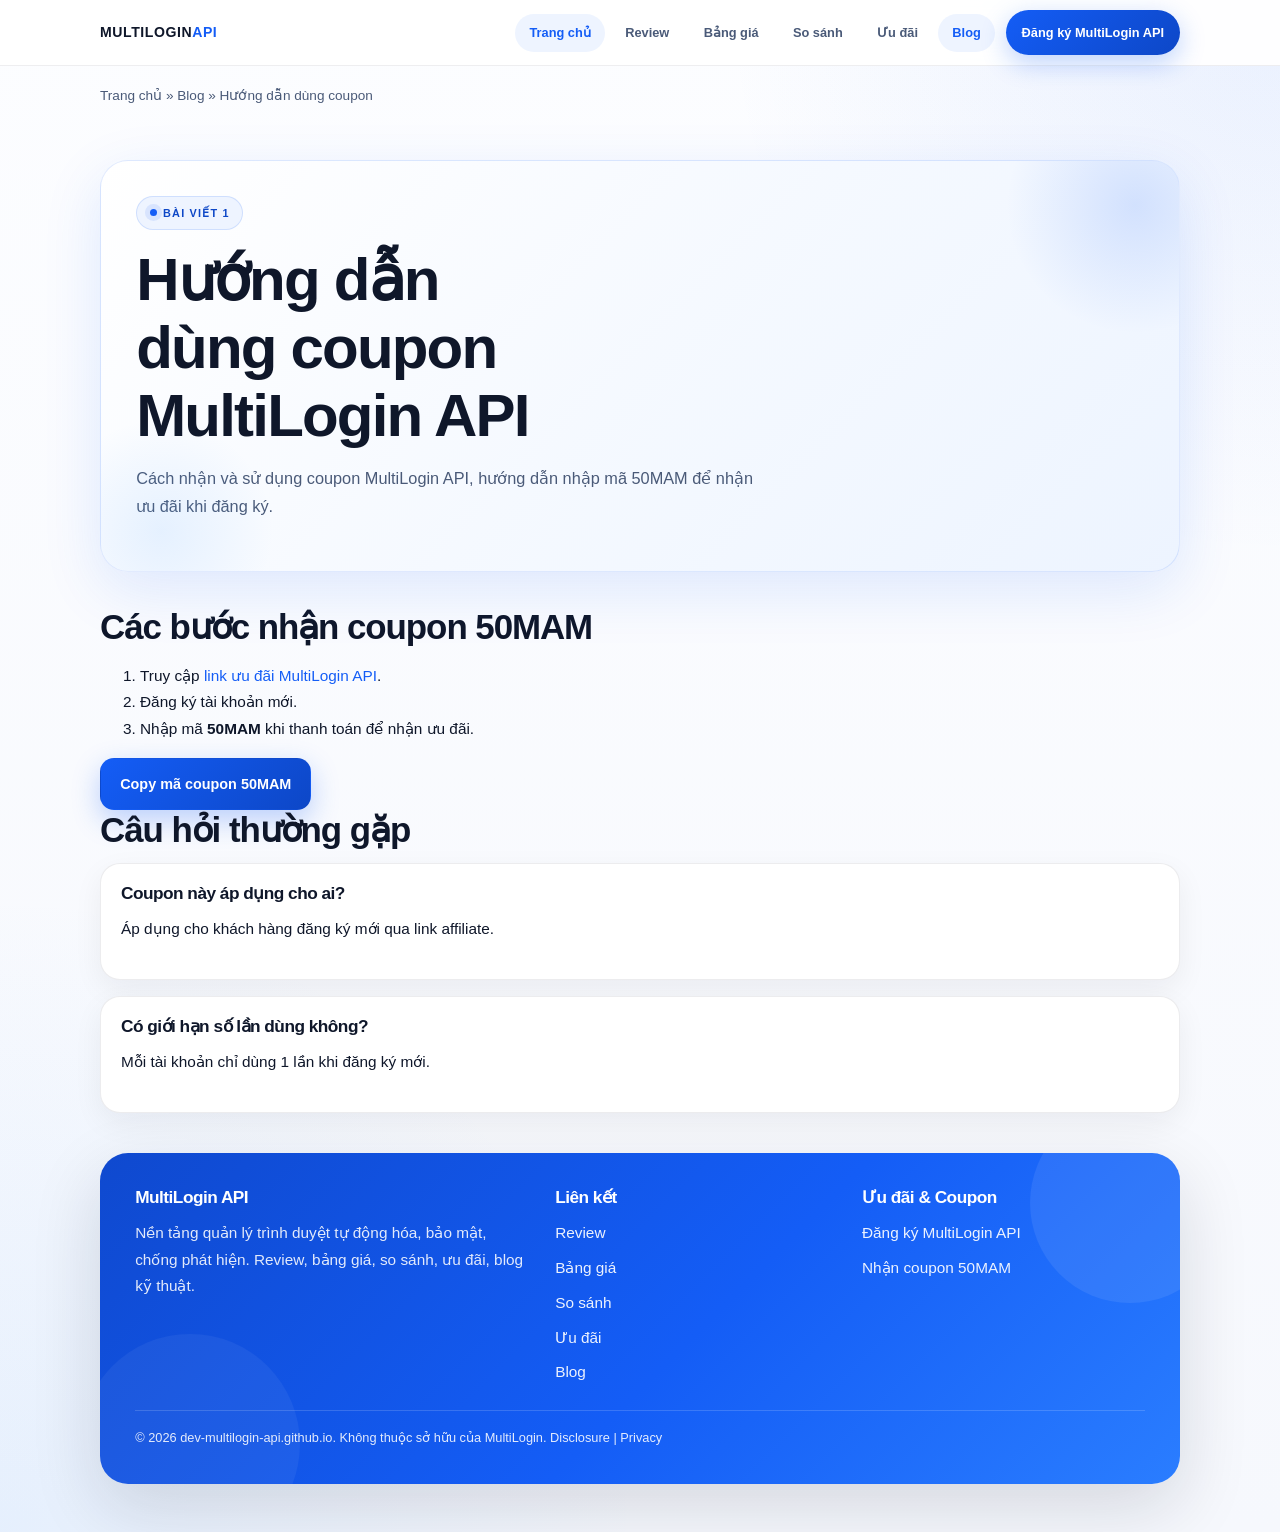
<file: blog/coupon-guide/index.html>
<!DOCTYPE html>
<html lang="vi">
<head>
  <meta charset="UTF-8">
  <meta name="viewport" content="width=device-width, initial-scale=1.0">
  <title>Hướng dẫn dùng coupon MultiLogin API - Nhận mã giảm giá 50MAM</title>
  <meta name="description" content="Cách nhận và sử dụng coupon MultiLogin API, hướng dẫn nhập mã 50MAM để nhận ưu đãi khi đăng ký. Tối ưu hóa cho affiliate.">
  <link rel="canonical" href="https://dev-multilogin-api.github.io/blog/coupon-guide/">
  <meta name="robots" content="index, follow">
  <meta name="author" content="dev-multilogin-api.github.io">
  <meta property="og:type" content="article">
  <meta property="og:title" content="Hướng dẫn dùng coupon MultiLogin API - Nhận mã giảm giá 50MAM">
  <meta property="og:description" content="Cách nhận và sử dụng coupon MultiLogin API, hướng dẫn nhập mã 50MAM để nhận ưu đãi khi đăng ký. Tối ưu hóa cho affiliate.">
  <meta property="og:url" content="https://dev-multilogin-api.github.io/blog/coupon-guide/">
  <meta property="og:site_name" content="MultiLogin API">
  <meta property="og:locale" content="vi_VN">
  <meta property="og:image" content="https://dev-multilogin-api.github.io/assets/images/multilogin-api-og.jpg">
  <meta name="twitter:card" content="summary_large_image">
  <meta name="twitter:title" content="Hướng dẫn dùng coupon MultiLogin API - Nhận mã giảm giá 50MAM">
  <meta name="twitter:description" content="Cách nhận và sử dụng coupon MultiLogin API, hướng dẫn nhập mã 50MAM để nhận ưu đãi khi đăng ký. Tối ưu hóa cho affiliate.">
  <meta name="twitter:image" content="https://dev-multilogin-api.github.io/assets/images/multilogin-api-og.jpg">
  <link rel="icon" href="/assets/images/favicon.png">
  <link rel="stylesheet" href="/assets/styles.css">
  <script defer src="/assets/site.js"></script>
</head>
<body>
  <div class="site-shell">
    <header class="site-header">
      <div class="wrap header-inner">
        <a class="brand" href="/">MultiLogin<strong>API</strong></a>
        <button class="menu-toggle" aria-label="Mở menu" aria-expanded="false">Menu</button>
        <nav class="nav-row">
          <ul class="nav-list">
            <li><a href="/">Trang chủ</a></li>
            <li><a href="/review/">Review</a></li>
            <li><a href="/pricing/">Bảng giá</a></li>
            <li><a href="/alternatives/">So sánh</a></li>
            <li><a href="/offers/">Ưu đãi</a></li>
            <li><a href="/blog/">Blog</a></li>
          </ul>
          <a class="nav-cta" href="https://multilogin.com/multiple-accounting/create-multiple-reddit-account/?utm_source=MAM&utm_medium=partner&a_aid=MAM&a_bid=2a1c1464" target="_blank" rel="noopener noreferrer sponsored">Đăng ký MultiLogin API</a>
        </nav>
      </div>
    </header>
    <main>
      <nav class="breadcrumbs wrap">
        <a href="/">Trang chủ</a> &raquo; <a href="/blog/">Blog</a> &raquo; <span>Hướng dẫn dùng coupon</span>
      </nav>
      <section class="hero">
        <div class="wrap">
          <span class="eyebrow">Bài viết 1</span>
          <h1>Hướng dẫn dùng coupon MultiLogin API</h1>
          <p class="lede">Cách nhận và sử dụng coupon MultiLogin API, hướng dẫn nhập mã 50MAM để nhận ưu đãi khi đăng ký.</p>
        </div>
      </section>
      <section>
        <div class="wrap">
          <h2>Các bước nhận coupon 50MAM</h2>
          <ol>
            <li>Truy cập <a href="https://multilogin.com/multiple-accounting/create-multiple-reddit-account/?utm_source=MAM&utm_medium=partner&a_aid=MAM&a_bid=2a1c1464" target="_blank" rel="noopener noreferrer sponsored">link ưu đãi MultiLogin API</a>.</li>
            <li>Đăng ký tài khoản mới.</li>
            <li>Nhập mã <strong>50MAM</strong> khi thanh toán để nhận ưu đãi.</li>
          </ol>
          <button class="button" data-copy-coupon data-coupon-code="50MAM">Copy mã coupon 50MAM</button>
        </div>
      </section>
      <section>
        <div class="wrap">
          <h2>Câu hỏi thường gặp</h2>
          <div class="faq-list">
            <div class="faq-item">
              <h3>Coupon này áp dụng cho ai?</h3>
              <p>Áp dụng cho khách hàng đăng ký mới qua link affiliate.</p>
            </div>
            <div class="faq-item">
              <h3>Có giới hạn số lần dùng không?</h3>
              <p>Mỗi tài khoản chỉ dùng 1 lần khi đăng ký mới.</p>
            </div>
          </div>
        </div>
      </section>
    </main>
    <footer class="site-footer">
      <div class="wrap footer-panel">
        <div class="footer-grid">
          <div>
            <h3>MultiLogin API</h3>
            <p>Nền tảng quản lý trình duyệt tự động hóa, bảo mật, chống phát hiện. Review, bảng giá, so sánh, ưu đãi, blog kỹ thuật.</p>
          </div>
          <div>
            <h3>Liên kết</h3>
            <ul class="footer-links">
              <li><a href="/review/">Review</a></li>
              <li><a href="/pricing/">Bảng giá</a></li>
              <li><a href="/alternatives/">So sánh</a></li>
              <li><a href="/offers/">Ưu đãi</a></li>
              <li><a href="/blog/">Blog</a></li>
            </ul>
          </div>
          <div>
            <h3>Ưu đãi & Coupon</h3>
            <ul class="footer-links">
              <li><a href="https://multilogin.com/multiple-accounting/create-multiple-reddit-account/?utm_source=MAM&utm_medium=partner&a_aid=MAM&a_bid=2a1c1464" target="_blank" rel="noopener noreferrer sponsored">Đăng ký MultiLogin API</a></li>
              <li><a href="/offers/">Nhận coupon 50MAM</a></li>
            </ul>
          </div>
        </div>
        <div class="footer-note">
          &copy; 2026 dev-multilogin-api.github.io. Không thuộc sở hữu của MultiLogin. <a href="/disclosure/">Disclosure</a> | <a href="/privacy/">Privacy</a>
        </div>
      </div>
    </footer>
  </div>
</body>
</html>
</file>
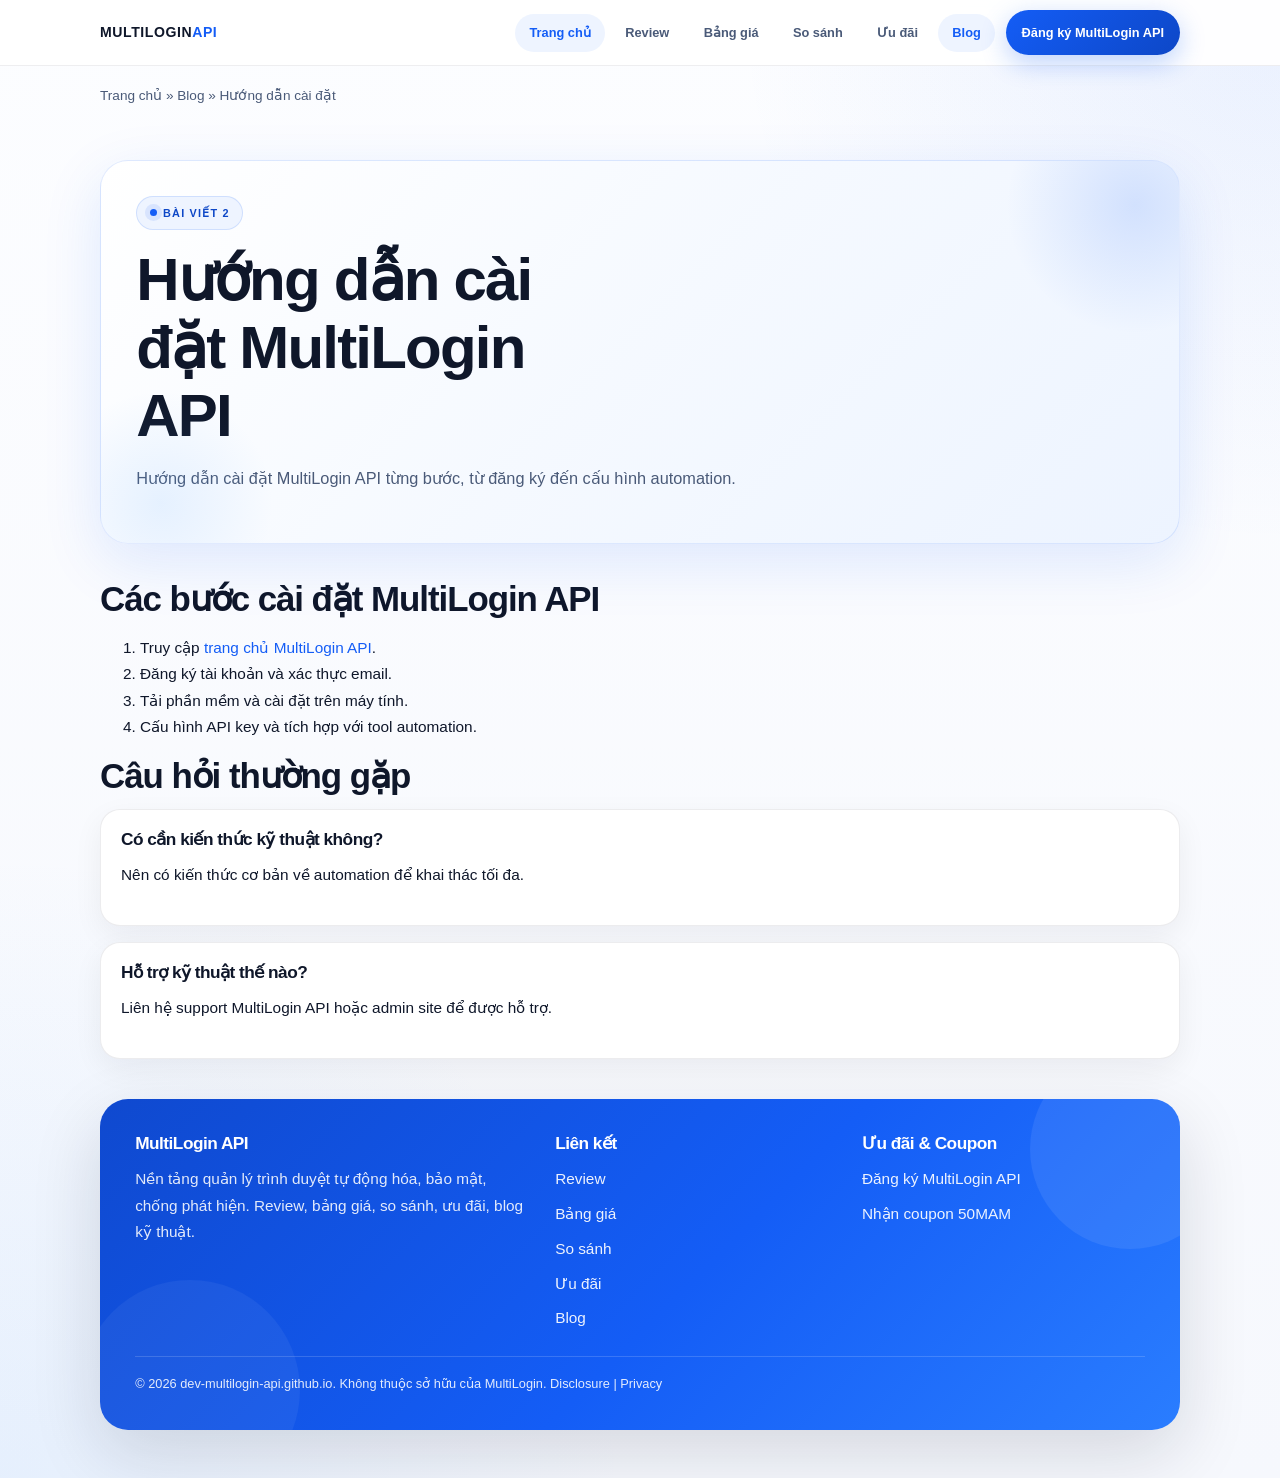
<file: blog/setup-guide/index.html>
<!DOCTYPE html>
<html lang="vi">
<head>
  <meta charset="UTF-8">
  <meta name="viewport" content="width=device-width, initial-scale=1.0">
  <title>Hướng dẫn cài đặt MultiLogin API - Từng bước chi tiết</title>
  <meta name="description" content="Hướng dẫn cài đặt MultiLogin API từng bước, từ đăng ký đến cấu hình automation. Dành cho người mới bắt đầu và affiliate.">
  <link rel="canonical" href="https://dev-multilogin-api.github.io/blog/setup-guide/">
  <meta name="robots" content="index, follow">
  <meta name="author" content="dev-multilogin-api.github.io">
  <meta property="og:type" content="article">
  <meta property="og:title" content="Hướng dẫn cài đặt MultiLogin API - Từng bước chi tiết">
  <meta property="og:description" content="Hướng dẫn cài đặt MultiLogin API từng bước, từ đăng ký đến cấu hình automation. Dành cho người mới bắt đầu và affiliate.">
  <meta property="og:url" content="https://dev-multilogin-api.github.io/blog/setup-guide/">
  <meta property="og:site_name" content="MultiLogin API">
  <meta property="og:locale" content="vi_VN">
  <meta property="og:image" content="https://dev-multilogin-api.github.io/assets/images/multilogin-api-og.jpg">
  <meta name="twitter:card" content="summary_large_image">
  <meta name="twitter:title" content="Hướng dẫn cài đặt MultiLogin API - Từng bước chi tiết">
  <meta name="twitter:description" content="Hướng dẫn cài đặt MultiLogin API từng bước, từ đăng ký đến cấu hình automation. Dành cho người mới bắt đầu và affiliate.">
  <meta name="twitter:image" content="https://dev-multilogin-api.github.io/assets/images/multilogin-api-og.jpg">
  <link rel="icon" href="/assets/images/favicon.png">
  <link rel="stylesheet" href="/assets/styles.css">
  <script defer src="/assets/site.js"></script>
</head>
<body>
  <div class="site-shell">
    <header class="site-header">
      <div class="wrap header-inner">
        <a class="brand" href="/">MultiLogin<strong>API</strong></a>
        <button class="menu-toggle" aria-label="Mở menu" aria-expanded="false">Menu</button>
        <nav class="nav-row">
          <ul class="nav-list">
            <li><a href="/">Trang chủ</a></li>
            <li><a href="/review/">Review</a></li>
            <li><a href="/pricing/">Bảng giá</a></li>
            <li><a href="/alternatives/">So sánh</a></li>
            <li><a href="/offers/">Ưu đãi</a></li>
            <li><a href="/blog/">Blog</a></li>
          </ul>
          <a class="nav-cta" href="https://multilogin.com/multiple-accounting/create-multiple-reddit-account/?utm_source=MAM&utm_medium=partner&a_aid=MAM&a_bid=2a1c1464" target="_blank" rel="noopener noreferrer sponsored">Đăng ký MultiLogin API</a>
        </nav>
      </div>
    </header>
    <main>
      <nav class="breadcrumbs wrap">
        <a href="/">Trang chủ</a> &raquo; <a href="/blog/">Blog</a> &raquo; <span>Hướng dẫn cài đặt</span>
      </nav>
      <section class="hero">
        <div class="wrap">
          <span class="eyebrow">Bài viết 2</span>
          <h1>Hướng dẫn cài đặt MultiLogin API</h1>
          <p class="lede">Hướng dẫn cài đặt MultiLogin API từng bước, từ đăng ký đến cấu hình automation.</p>
        </div>
      </section>
      <section>
        <div class="wrap">
          <h2>Các bước cài đặt MultiLogin API</h2>
          <ol>
            <li>Truy cập <a href="https://multilogin.com/multiple-accounting/create-multiple-reddit-account/?utm_source=MAM&utm_medium=partner&a_aid=MAM&a_bid=2a1c1464" target="_blank" rel="noopener noreferrer sponsored">trang chủ MultiLogin API</a>.</li>
            <li>Đăng ký tài khoản và xác thực email.</li>
            <li>Tải phần mềm và cài đặt trên máy tính.</li>
            <li>Cấu hình API key và tích hợp với tool automation.</li>
          </ol>
        </div>
      </section>
      <section>
        <div class="wrap">
          <h2>Câu hỏi thường gặp</h2>
          <div class="faq-list">
            <div class="faq-item">
              <h3>Có cần kiến thức kỹ thuật không?</h3>
              <p>Nên có kiến thức cơ bản về automation để khai thác tối đa.</p>
            </div>
            <div class="faq-item">
              <h3>Hỗ trợ kỹ thuật thế nào?</h3>
              <p>Liên hệ support MultiLogin API hoặc admin site để được hỗ trợ.</p>
            </div>
          </div>
        </div>
      </section>
    </main>
    <footer class="site-footer">
      <div class="wrap footer-panel">
        <div class="footer-grid">
          <div>
            <h3>MultiLogin API</h3>
            <p>Nền tảng quản lý trình duyệt tự động hóa, bảo mật, chống phát hiện. Review, bảng giá, so sánh, ưu đãi, blog kỹ thuật.</p>
          </div>
          <div>
            <h3>Liên kết</h3>
            <ul class="footer-links">
              <li><a href="/review/">Review</a></li>
              <li><a href="/pricing/">Bảng giá</a></li>
              <li><a href="/alternatives/">So sánh</a></li>
              <li><a href="/offers/">Ưu đãi</a></li>
              <li><a href="/blog/">Blog</a></li>
            </ul>
          </div>
          <div>
            <h3>Ưu đãi & Coupon</h3>
            <ul class="footer-links">
              <li><a href="https://multilogin.com/multiple-accounting/create-multiple-reddit-account/?utm_source=MAM&utm_medium=partner&a_aid=MAM&a_bid=2a1c1464" target="_blank" rel="noopener noreferrer sponsored">Đăng ký MultiLogin API</a></li>
              <li><a href="/offers/">Nhận coupon 50MAM</a></li>
            </ul>
          </div>
        </div>
        <div class="footer-note">
          &copy; 2026 dev-multilogin-api.github.io. Không thuộc sở hữu của MultiLogin. <a href="/disclosure/">Disclosure</a> | <a href="/privacy/">Privacy</a>
        </div>
      </div>
    </footer>
  </div>
</body>
</html>
</file>
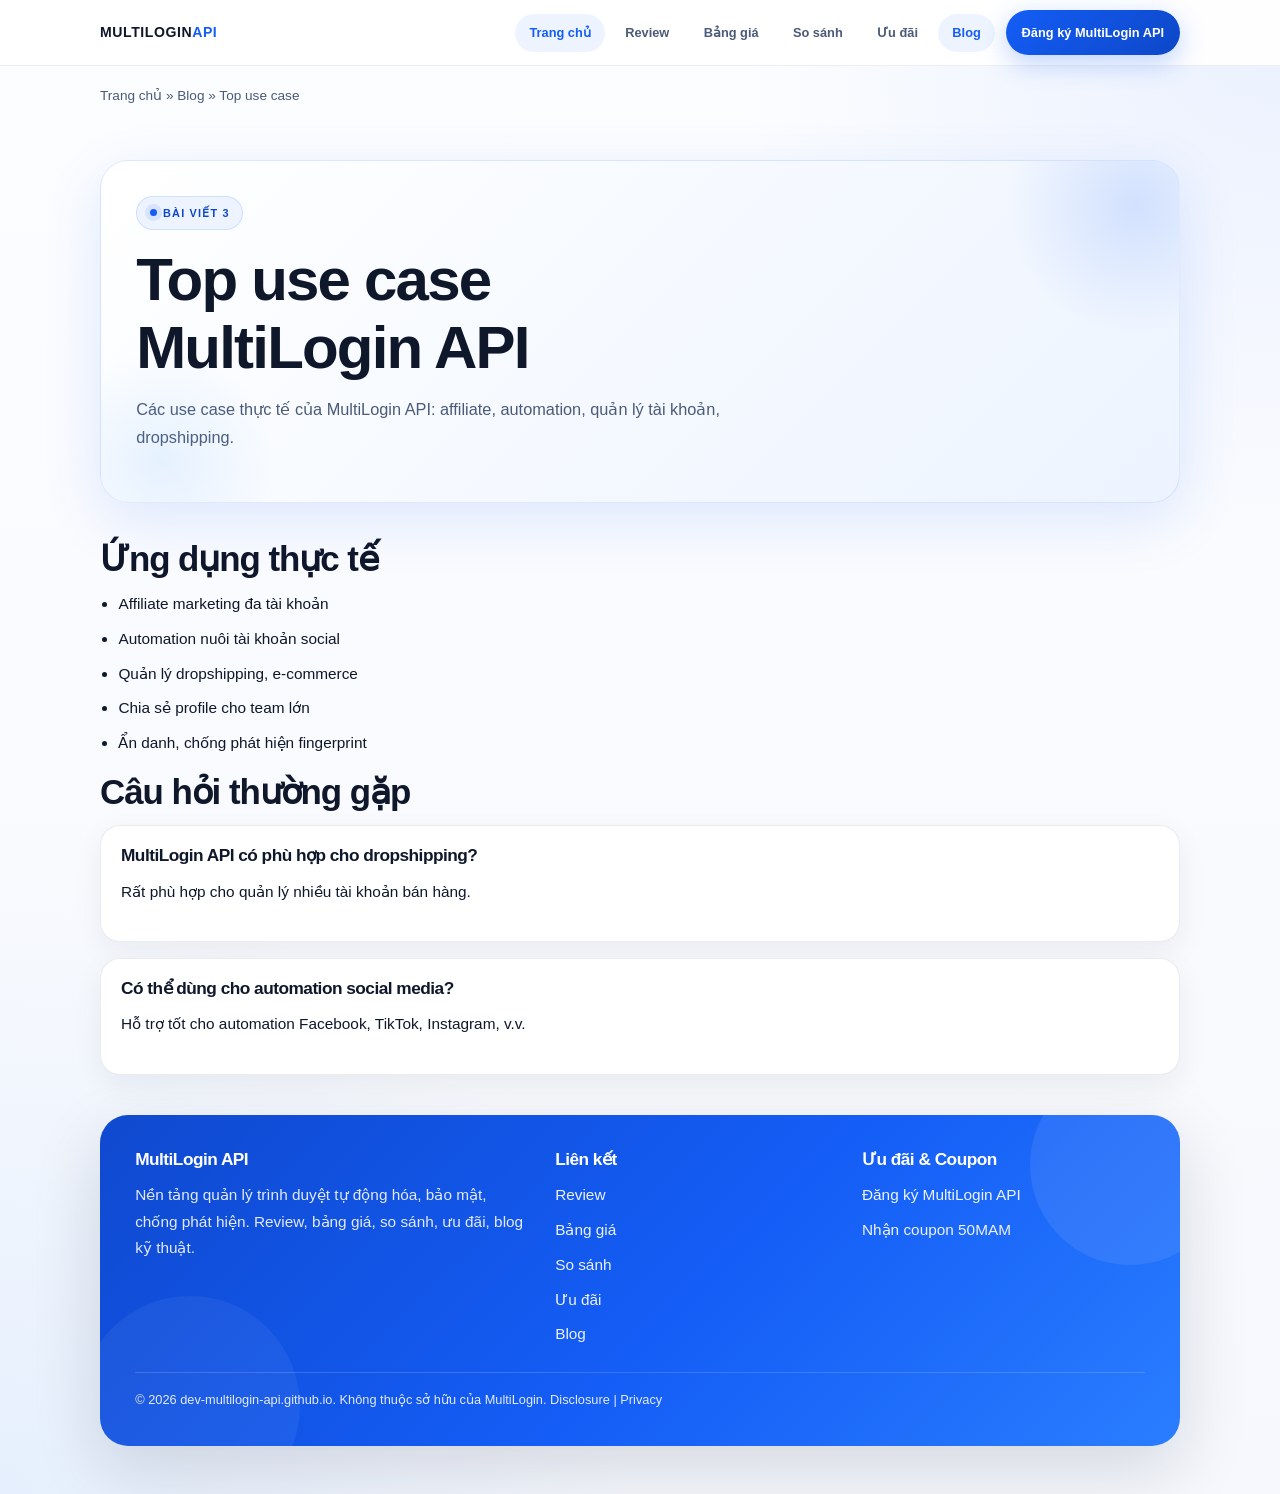
<file: blog/use-cases-guide/index.html>
<!DOCTYPE html>
<html lang="vi">
<head>
  <meta charset="UTF-8">
  <meta name="viewport" content="width=device-width, initial-scale=1.0">
  <title>Top use case MultiLogin API - Ứng dụng thực tế cho affiliate, automation</title>
  <meta name="description" content="Các use case thực tế của MultiLogin API: affiliate, automation, quản lý tài khoản, dropshipping. Hướng dẫn chi tiết từng trường hợp.">
  <link rel="canonical" href="https://dev-multilogin-api.github.io/blog/use-cases-guide/">
  <meta name="robots" content="index, follow">
  <meta name="author" content="dev-multilogin-api.github.io">
  <meta property="og:type" content="article">
  <meta property="og:title" content="Top use case MultiLogin API - Ứng dụng thực tế cho affiliate, automation">
  <meta property="og:description" content="Các use case thực tế của MultiLogin API: affiliate, automation, quản lý tài khoản, dropshipping. Hướng dẫn chi tiết từng trường hợp.">
  <meta property="og:url" content="https://dev-multilogin-api.github.io/blog/use-cases-guide/">
  <meta property="og:site_name" content="MultiLogin API">
  <meta property="og:locale" content="vi_VN">
  <meta property="og:image" content="https://dev-multilogin-api.github.io/assets/images/multilogin-api-og.jpg">
  <meta name="twitter:card" content="summary_large_image">
  <meta name="twitter:title" content="Top use case MultiLogin API - Ứng dụng thực tế cho affiliate, automation">
  <meta name="twitter:description" content="Các use case thực tế của MultiLogin API: affiliate, automation, quản lý tài khoản, dropshipping. Hướng dẫn chi tiết từng trường hợp.">
  <meta name="twitter:image" content="https://dev-multilogin-api.github.io/assets/images/multilogin-api-og.jpg">
  <link rel="icon" href="/assets/images/favicon.png">
  <link rel="stylesheet" href="/assets/styles.css">
  <script defer src="/assets/site.js"></script>
</head>
<body>
  <div class="site-shell">
    <header class="site-header">
      <div class="wrap header-inner">
        <a class="brand" href="/">MultiLogin<strong>API</strong></a>
        <button class="menu-toggle" aria-label="Mở menu" aria-expanded="false">Menu</button>
        <nav class="nav-row">
          <ul class="nav-list">
            <li><a href="/">Trang chủ</a></li>
            <li><a href="/review/">Review</a></li>
            <li><a href="/pricing/">Bảng giá</a></li>
            <li><a href="/alternatives/">So sánh</a></li>
            <li><a href="/offers/">Ưu đãi</a></li>
            <li><a href="/blog/">Blog</a></li>
          </ul>
          <a class="nav-cta" href="https://multilogin.com/multiple-accounting/create-multiple-reddit-account/?utm_source=MAM&utm_medium=partner&a_aid=MAM&a_bid=2a1c1464" target="_blank" rel="noopener noreferrer sponsored">Đăng ký MultiLogin API</a>
        </nav>
      </div>
    </header>
    <main>
      <nav class="breadcrumbs wrap">
        <a href="/">Trang chủ</a> &raquo; <a href="/blog/">Blog</a> &raquo; <span>Top use case</span>
      </nav>
      <section class="hero">
        <div class="wrap">
          <span class="eyebrow">Bài viết 3</span>
          <h1>Top use case MultiLogin API</h1>
          <p class="lede">Các use case thực tế của MultiLogin API: affiliate, automation, quản lý tài khoản, dropshipping.</p>
        </div>
      </section>
      <section>
        <div class="wrap">
          <h2>Ứng dụng thực tế</h2>
          <ul>
            <li>Affiliate marketing đa tài khoản</li>
            <li>Automation nuôi tài khoản social</li>
            <li>Quản lý dropshipping, e-commerce</li>
            <li>Chia sẻ profile cho team lớn</li>
            <li>Ẩn danh, chống phát hiện fingerprint</li>
          </ul>
        </div>
      </section>
      <section>
        <div class="wrap">
          <h2>Câu hỏi thường gặp</h2>
          <div class="faq-list">
            <div class="faq-item">
              <h3>MultiLogin API có phù hợp cho dropshipping?</h3>
              <p>Rất phù hợp cho quản lý nhiều tài khoản bán hàng.</p>
            </div>
            <div class="faq-item">
              <h3>Có thể dùng cho automation social media?</h3>
              <p>Hỗ trợ tốt cho automation Facebook, TikTok, Instagram, v.v.</p>
            </div>
          </div>
        </div>
      </section>
    </main>
    <footer class="site-footer">
      <div class="wrap footer-panel">
        <div class="footer-grid">
          <div>
            <h3>MultiLogin API</h3>
            <p>Nền tảng quản lý trình duyệt tự động hóa, bảo mật, chống phát hiện. Review, bảng giá, so sánh, ưu đãi, blog kỹ thuật.</p>
          </div>
          <div>
            <h3>Liên kết</h3>
            <ul class="footer-links">
              <li><a href="/review/">Review</a></li>
              <li><a href="/pricing/">Bảng giá</a></li>
              <li><a href="/alternatives/">So sánh</a></li>
              <li><a href="/offers/">Ưu đãi</a></li>
              <li><a href="/blog/">Blog</a></li>
            </ul>
          </div>
          <div>
            <h3>Ưu đãi & Coupon</h3>
            <ul class="footer-links">
              <li><a href="https://multilogin.com/multiple-accounting/create-multiple-reddit-account/?utm_source=MAM&utm_medium=partner&a_aid=MAM&a_bid=2a1c1464" target="_blank" rel="noopener noreferrer sponsored">Đăng ký MultiLogin API</a></li>
              <li><a href="/offers/">Nhận coupon 50MAM</a></li>
            </ul>
          </div>
        </div>
        <div class="footer-note">
          &copy; 2026 dev-multilogin-api.github.io. Không thuộc sở hữu của MultiLogin. <a href="/disclosure/">Disclosure</a> | <a href="/privacy/">Privacy</a>
        </div>
      </div>
    </footer>
  </div>
</body>
</html>
</file>
<file: assets/styles.css>
/* ======================================================
   DESIGN SYSTEM — CSS VARIABLES
====================================================== */
:root {
  --bg: #f6f8fd;
  --bg-soft: #edf3ff;
  --surface: #ffffff;
  --surface-alt: #f8fbff;
  --surface-strong: #e7efff;
  --ink: #0f172a;
  --muted: #4a5a78;
  --line: #dbe5f4;
  --brand: #145df6;
  --brand-strong: #0d47c7;
  --brand-soft: #eef4ff;
  --accent: #53a2ff;
  --nav-bg: rgba(255, 255, 255, 0.92);
  --shadow-sm: 0 10px 30px rgba(15, 23, 42, 0.06);
  --shadow: 0 18px 60px rgba(20, 93, 246, 0.12);
  --shadow-lg: 0 24px 70px rgba(15, 23, 42, 0.14);
  --radius-sm: 14px;
  --radius: 20px;
  --radius-lg: 28px;
  --content: 1080px;
}

/* ======================================================
   RESET & BASE
====================================================== */
*, *::before, *::after { box-sizing: border-box; }

html { scroll-behavior: smooth; }

body {
  margin: 0;
  font-family: "Sora", sans-serif;
  color: var(--ink);
  background:
    radial-gradient(circle at top right, rgba(20, 93, 246, 0.08), transparent 28%),
    radial-gradient(circle at bottom left, rgba(83, 162, 255, 0.1), transparent 32%),
    linear-gradient(180deg, #fcfdff 0%, var(--bg) 100%);
  line-height: 1.72;
  overflow-x: hidden;
}

a { color: var(--brand); text-decoration: none; }
a:hover { color: var(--brand-strong); }
img { max-width: 100%; display: block; }
main { position: relative; }
.site-shell { min-height: 100vh; }

/* ======================================================
   LAYOUT — WRAP & GRIDS
====================================================== */
.wrap {
  width: min(calc(100% - 2rem), var(--content));
  margin: 0 auto;
}

/* 2 cột: main content + sidebar */
.hero-grid,
.split {
  display: grid;
  grid-template-columns: minmax(0, 1.25fr) minmax(290px, 0.75fr);
  gap: 1.5rem;
  align-items: start;
}

.cards-2 { display: grid; grid-template-columns: repeat(2, minmax(0, 1fr)); gap: 1rem; }
.cards-3 { display: grid; grid-template-columns: repeat(3, minmax(0, 1fr)); gap: 1rem; }
.deal-grid { display: grid; grid-template-columns: repeat(3, minmax(0, 1fr)); gap: 1rem; }
.blog-grid { display: grid; grid-template-columns: repeat(3, minmax(0, 1fr)); gap: 1rem; }
.media-grid { display: grid; grid-template-columns: repeat(3, minmax(0, 1fr)); gap: 1rem; }
.media-grid.two-up { grid-template-columns: 1fr; }
/* ======================================================
.metrics {
  display: grid;
  grid-template-columns: repeat(3, minmax(0, 1fr));
  gap: 0.8rem;
  margin-top: 1.25rem;
}

section {
  padding: 2.5rem 0 2.5rem 0;
  margin-bottom: 0.5rem;
  background: linear-gradient(90deg, #f8fbff 0%, #eef4ff 100%);
  border-radius: var(--radius-lg);
  box-shadow: 0 2px 24px rgba(20,93,246,0.04);
  margin-top: 2.2rem;
}

/* ======================================================
   HEADER & NAVIGATION
====================================================== */
.site-header {
  position: sticky;
  top: 0;
  z-index: 30;
  background: var(--nav-bg);
  backdrop-filter: blur(16px);
  border-bottom: 1px solid rgba(15, 23, 42, 0.07);
}

.header-inner {
  display: flex;
  align-items: center;
  justify-content: space-between;
  gap: 1rem;
  min-height: 62px;
  padding: 0.65rem 0;
}

.brand {
  display: inline-flex;
  align-items: center;
  color: var(--ink);
  font-size: 0.88rem;
  font-weight: 800;
  letter-spacing: 0.04em;
  text-transform: uppercase;
  white-space: nowrap;
}

.brand strong { color: var(--brand); }

.menu-toggle {
  display: none;
  border: 1px solid var(--line);
  background: var(--surface);
  color: var(--ink);
  border-radius: 999px;
  padding: 0.75rem 1rem;
  font: inherit;
  font-size: 0.85rem;
  font-weight: 700;
  cursor: pointer;
}

.nav-row {
  display: flex;
  align-items: center;
  gap: 0.65rem;
}

.nav-list {
  display: flex;
  flex-wrap: wrap;
  align-items: center;
  gap: 0.35rem;
  list-style: none;
  padding: 0;
  margin: 0;
}

.nav-list a {
  display: inline-flex;
  align-items: center;
  justify-content: center;
  padding: 0.5rem 0.9rem;
  border-radius: 999px;
  color: var(--muted);
  font-size: 0.8rem;
  font-weight: 600;
  transition: background 0.18s ease, color 0.18s ease;
}

.nav-list a:hover,
.nav-list a.active {
  background: var(--brand-soft);
  color: var(--brand);
}

.nav-cta {
  display: inline-flex;
  align-items: center;
  justify-content: center;
  padding: 0.7rem 1rem;
  border-radius: 999px;
  background: linear-gradient(135deg, var(--brand), var(--brand-strong));
  color: #fff;
  font-size: 0.8rem;
  font-weight: 700;
  box-shadow: 0 8px 26px rgba(20, 93, 246, 0.28);
  transition: transform 0.18s ease, box-shadow 0.18s ease;
}

.nav-cta:hover {
  color: #fff;
  transform: translateY(-1px);
  box-shadow: 0 14px 34px rgba(20, 93, 246, 0.34);
}

/* ======================================================
   TYPOGRAPHY
====================================================== */
h1, h2, h3 {
  line-height: 1.14;
  letter-spacing: -0.03em;
  margin: 0 0 0.8rem;
}

h1 { font-size: clamp(2.15rem, 5vw, 3.75rem); max-width: 12ch; }
h2, .section-title { font-size: clamp(1.5rem, 3vw, 2.18rem); }
h3 { font-size: 1.08rem; }
p, li, td, th { font-size: 0.96rem; }
p { margin: 0 0 1rem; color: var(--ink); }
li { color: var(--ink); }
.lede { font-size: 1.02rem; color: var(--muted); max-width: 68ch; }
.muted { color: var(--muted); }
.small { font-size: 0.84rem; }

/* ======================================================
   HERO SECTION
====================================================== */
.hero { padding: 3.3rem 0 2.2rem; }

/* Card nền cho hero content */
.hero-grid > div:first-child,
.hero .wrap:not(.hero-grid) {
  background: linear-gradient(135deg, #ffffff 0%, #f5f9ff 50%, #edf4ff 100%);
  border: 1px solid rgba(20, 93, 246, 0.12);
  border-radius: var(--radius-lg);
  padding: 2.2rem;
  box-shadow: var(--shadow);
  overflow: hidden;
  position: relative;
}

/* Decorative blobs */
.hero-grid > div:first-child::before,
.hero .wrap:not(.hero-grid)::before {
  content: "";
  position: absolute;
  top: -86px; right: -86px;
  width: 260px; height: 260px;
  background: radial-gradient(circle, rgba(20, 93, 246, 0.14) 0%, transparent 70%);
  pointer-events: none;
}

.hero-grid > div:first-child::after,
.hero .wrap:not(.hero-grid)::after {
  content: "";
  position: absolute;
  bottom: -70px; left: -50px;
  width: 220px; height: 220px;
  background: radial-gradient(circle, rgba(83, 162, 255, 0.12) 0%, transparent 72%);
  pointer-events: none;
}

/* ======================================================
   COMPONENTS
====================================================== */

/* --- Eyebrow label --- */
.eyebrow {
  display: inline-flex;
  align-items: center;
  gap: 0.4rem;
  padding: 0.4rem 0.78rem;
  border-radius: 999px;
  background: var(--brand-soft);
  border: 1px solid rgba(20, 93, 246, 0.14);
  color: var(--brand-strong);
  font-size: 0.68rem;
  font-weight: 700;
  letter-spacing: 0.11em;
  text-transform: uppercase;
  margin-bottom: 1rem;
}

.eyebrow::before {
  content: "";
  width: 7px; height: 7px;
  border-radius: 50%;
  background: var(--brand);
  box-shadow: 0 0 0 5px rgba(20, 93, 246, 0.1);
}

/* --- Tags --- */
.tag-row { display: flex; flex-wrap: wrap; gap: 0.6rem; }
.tag {
  display: inline-flex;
  align-items: center;
  padding: 0.45rem 0.7rem;
  border-radius: 999px;
  background: #fff;
  border: 1px solid rgba(20, 93, 246, 0.12);
  color: var(--brand-strong);
  font-size: 0.76rem;
  font-weight: 600;
}

/* --- Buttons --- */
.button,
.button-link {
  display: inline-flex;
  align-items: center;
  justify-content: center;
  gap: 0.45rem;
  min-height: 46px;
  padding: 0.8rem 1.2rem;
  border-radius: 14px;
  border: 1px solid transparent;
  background: linear-gradient(135deg, var(--brand), var(--brand-strong));
  color: #fff;
  font: inherit;
  font-size: 0.9rem;
  font-weight: 700;
  cursor: pointer;
  box-shadow: 0 10px 28px rgba(20, 93, 246, 0.28);
  transition: transform 0.18s ease, box-shadow 0.18s ease;
}

.button:hover,
.button-link:hover {
  color: #fff;
  transform: translateY(-2px);
  box-shadow: 0 16px 38px rgba(20, 93, 246, 0.35);
}

.button.alt {
  background: #fff;
  color: var(--brand);
  border-color: rgba(20, 93, 246, 0.18);
  box-shadow: none;
}

.button.alt:hover {
  background: var(--brand-soft);
  color: var(--brand-strong);
}

/* --- Cards --- */
.card,
.panel,
.coupon-box,
.faq-item,
.deal-box,
.table-wrap {
  background: var(--surface);
  border: 1px solid rgba(15, 23, 42, 0.08);
  border-radius: var(--radius);
  box-shadow: var(--shadow-sm);
}

.card, .panel, .table-wrap { padding: 1.35rem; }

.faq-item, .deal-box { padding: 1.25rem; }

.coupon-box {
  padding: 1.45rem;
  background: linear-gradient(135deg, #ffffff 0%, #f5f9ff 100%);
  border-color: rgba(20, 93, 246, 0.12);
  box-shadow: var(--shadow);
}

.card:hover, .panel:hover, .faq-item:hover, .deal-box:hover {
  transform: translateY(-3px);
  border-color: rgba(20, 93, 246, 0.16);
  box-shadow: 0 16px 40px rgba(15, 23, 42, 0.1);
}

/* --- Coupon code display --- */
.coupon-code {
  display: inline-flex;
  align-items: center;
  justify-content: center;
  width: 100%;
  min-height: 64px;
  padding: 0.9rem 1rem;
  border-radius: 16px;
  background: #fff;
  border: 1px dashed rgba(20, 93, 246, 0.28);
  color: var(--brand);
  font-family: "DM Mono", monospace;
  font-size: 1.25rem;
  font-weight: 500;
  letter-spacing: 0.12em;
}

/* --- Metrics row --- */
.metric {
  padding: 0.95rem;
  border-radius: 16px;
  background: linear-gradient(135deg, #f3f8ff, #ecf3ff);
  border: 1px solid rgba(20, 93, 246, 0.08);
}
.metric strong {
  display: block;
  margin-bottom: 0.28rem;
  font-size: 1.25rem;
  color: var(--brand);
}

/* --- List (clean, no bullet, custom dot) --- */
.list-clean { list-style: none; padding: 0; margin: 0; }
.list-clean li { position: relative; padding-left: 1.1rem; }
.list-clean li::before {
  content: "";
  position: absolute;
  left: 0; top: 0.6rem;
  width: 7px; height: 7px;
  border-radius: 50%;
  background: var(--brand);
}
.list-clean li + li { margin-top: 0.78rem; }

/* --- Table --- */
.table-wrap { overflow-x: auto; }
.table { width: 100%; min-width: 640px; border-collapse: collapse; }
.table th, .table td {
  padding: 0.95rem 0.85rem;
  text-align: left;
  border-bottom: 1px solid var(--line);
  vertical-align: top;
}
.table th {
  background: linear-gradient(135deg, var(--brand), var(--brand-strong));
  color: #fff;
  font-size: 0.75rem;
  font-weight: 700;
  letter-spacing: 0.08em;
  text-transform: uppercase;
}
.table td:first-child { font-weight: 700; }

/* --- FAQ list --- */
.faq-list { display: grid; gap: 1rem; }

/* --- Deal box --- */
.deal-box p { margin-bottom: 0; }
.deal-box hr { border: 0; border-top: 1px solid var(--line); margin: 0.9rem 0 0; }

/* --- Media card (images) --- */
.media-card {
  background: var(--surface);
  border: 1px solid rgba(15, 23, 42, 0.08);
  border-radius: var(--radius);
  box-shadow: var(--shadow-sm);
  overflow: hidden;
}
.media-card img { width: 100%; aspect-ratio: 16 / 9; object-fit: cover; }
.media-card figcaption { display: none; }
/* NOTE: Vẫn viết figcaption trong HTML để screen reader và SEO đọc được */

/* --- Breadcrumbs --- */
.breadcrumbs { font-size: 0.85rem; color: var(--muted); padding-top: 1.1rem; }
.breadcrumbs a { color: var(--muted); }
.breadcrumbs a:hover { color: var(--brand); }

/* ======================================================
   FOOTER
====================================================== */
.site-footer { margin-top: 2.5rem; padding: 0 0 3rem; }

.footer-panel {
  background: linear-gradient(135deg, #0f49cf 0%, #145df6 55%, #2a7dff 100%);
  color: #fff;
  border-radius: 28px;
  padding: 2.2rem;
  box-shadow: var(--shadow-lg);
  overflow: hidden;
  position: relative;
}

.footer-panel::before {
  content: "";
  position: absolute;
  top: -50px; right: -50px;
  width: 200px; height: 200px;
  border-radius: 50%;
  background: rgba(255, 255, 255, 0.08);
}

.footer-panel::after {
  content: "";
  position: absolute;
  bottom: -70px; left: -20px;
  width: 220px; height: 220px;
  border-radius: 50%;
  background: rgba(255, 255, 255, 0.05);
}

.footer-grid {
  position: relative;
  z-index: 1;
  display: grid;
  grid-template-columns: 1.4fr 1fr 1fr;
  gap: 1.5rem;
}

.footer-panel h3, .footer-panel p,
.footer-panel a, .footer-panel li { color: #fff; }
.footer-panel p { opacity: 0.88; }

.footer-links { list-style: none; padding: 0; margin: 0; }
.footer-links li + li { margin-top: 0.52rem; }
.footer-links a { opacity: 0.92; }
.footer-links a:hover { opacity: 1; }

.footer-note {
  position: relative;
  z-index: 1;
  margin-top: 1.5rem;
  padding-top: 1rem;
  border-top: 1px solid rgba(255, 255, 255, 0.18);
  font-size: 0.8rem;
  line-height: 1.7;
  opacity: 0.88;
}

/* ======================================================
   STANDARD LIST BULLETS (cho <ul> thường)
====================================================== */
ul:not(.list-clean):not(.nav-list):not(.footer-links) {
  margin: 0 0 1rem;
  padding-left: 1.15rem;
}
ul:not(.list-clean):not(.nav-list):not(.footer-links) li + li {
  margin-top: 0.52rem;
}

/* ======================================================
   RESPONSIVE — MOBILE BREAKPOINT
====================================================== */
@media (max-width: 920px) {
  .hero-grid, .split, .cards-2, .cards-3,
  .deal-grid, .blog-grid, .media-grid,
  .metrics, .footer-grid {
    grid-template-columns: 1fr;
  }

  .menu-toggle { display: inline-flex; }

  .nav-row {
    width: 100%;
    align-items: flex-start;
    flex-direction: column;
  }

  .nav-list {
    display: none;
    width: 100%;
    flex-direction: column;
    align-items: stretch;
    padding-top: 0.75rem;
  }

  .nav-list a, .nav-cta {
    width: 100%;
    justify-content: center;
  }

  .nav-list.open { display: flex; }

  .header-inner {
    align-items: flex-start;
    flex-direction: column;
  }

  .hero-grid > div:first-child,
  .hero .wrap:not(.hero-grid),
  .coupon-box { padding: 1.5rem; }

  h1 { max-width: none; }
}
</file>
